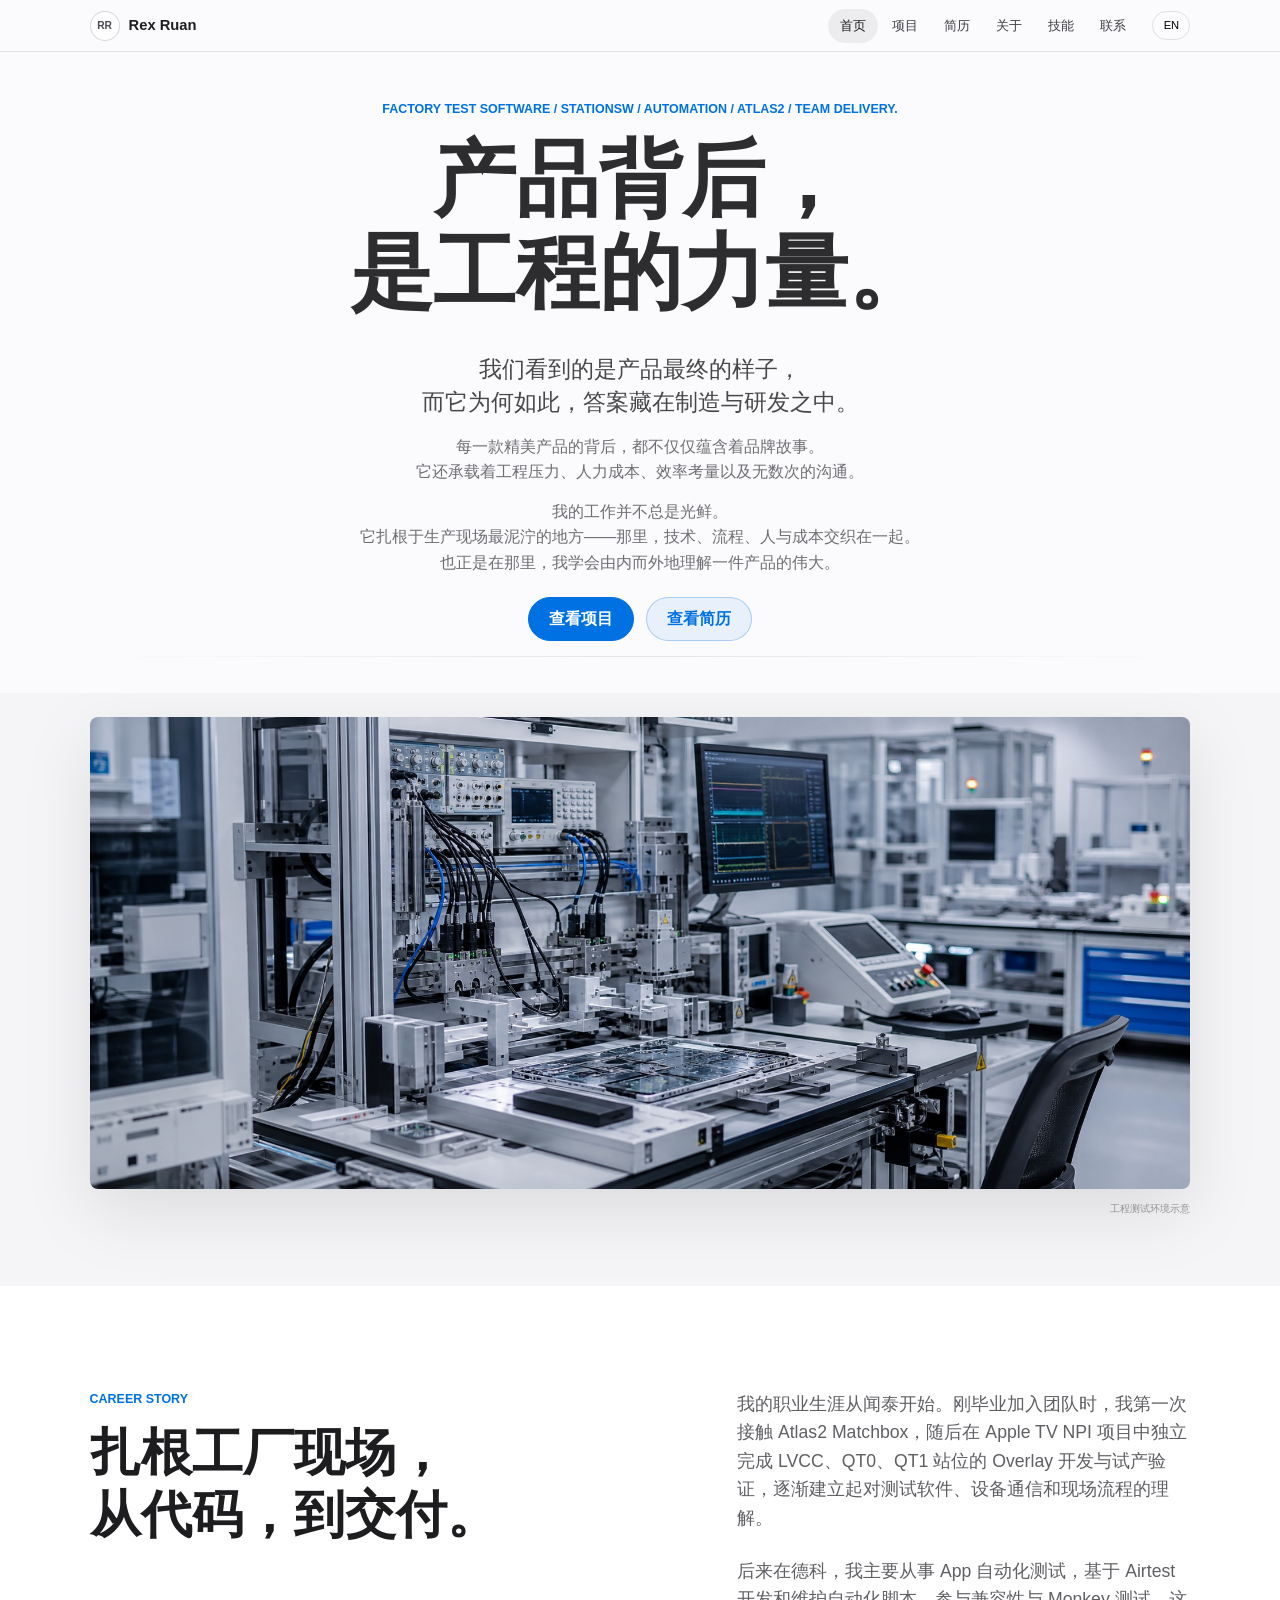
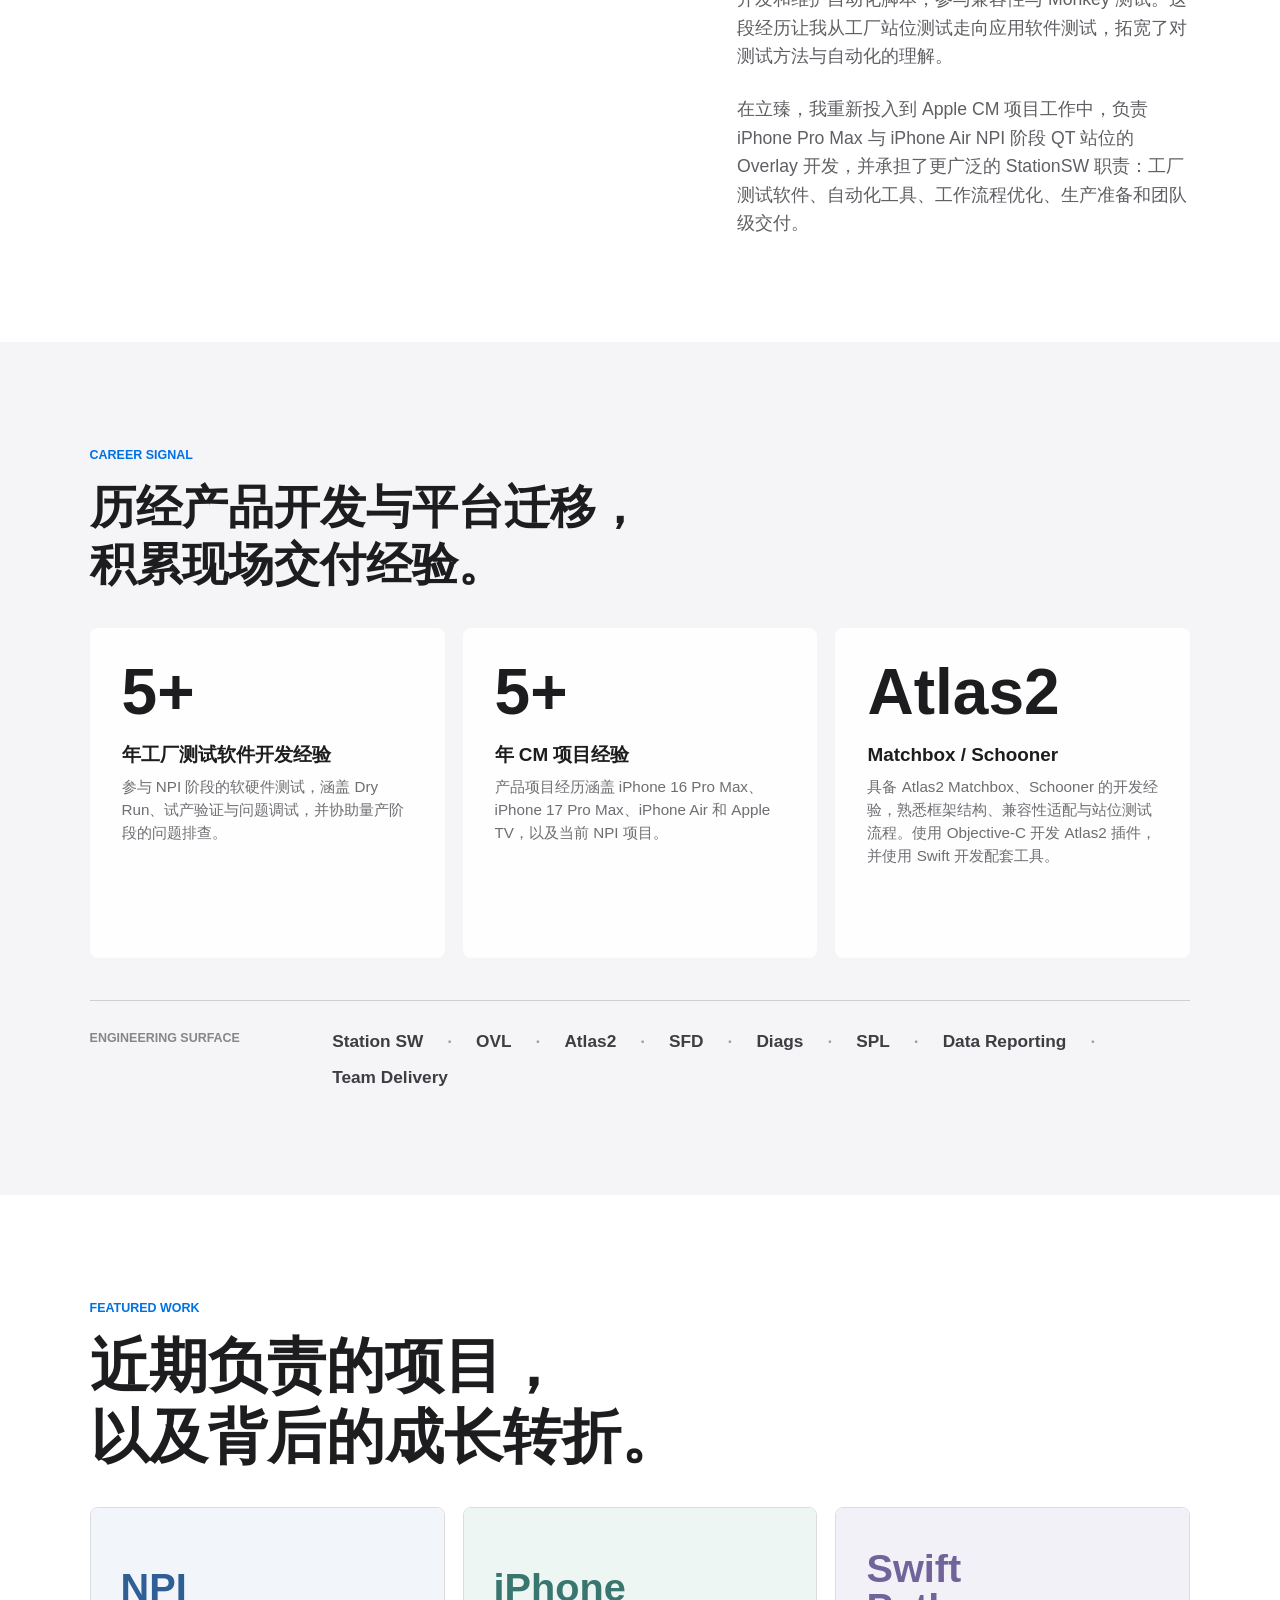
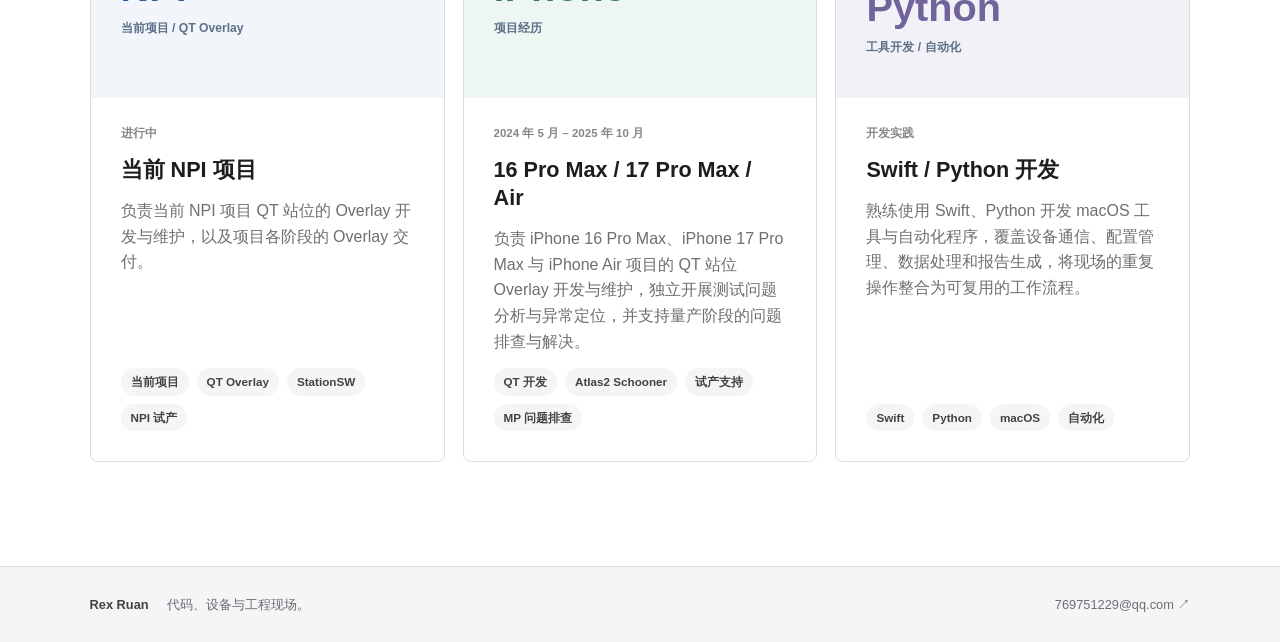
<file: index.html>
<!doctype html>
<html lang="zh-CN"><head><meta charset="utf-8"><meta name="viewport" content="width=device-width,initial-scale=1"><meta name="description" content="Rex Ruan — QT 软件开发、Apple NPI 测试研发与自动化工具。iPhone Pro Max / iPhone Air / Apple TV."><meta name="theme-color" content="#fbfbfd"><title>Rex Ruan | Factory Test Software Engineer</title><link rel="icon" href="assets/favicon.svg" type="image/svg+xml"><link rel="stylesheet" href="home.css"><script src="navigation.js" defer></script><script src="home.js" defer></script><link rel="stylesheet" href="navigation.css"></head>
<body><a class="skip" href="#main" data-zh="跳到正文" data-en="Skip to content">跳到正文</a>
<header class="site-header"><a class="brand home-link" href="index.html"><span class="monogram">RR</span>Rex Ruan</a><div class="nav-tools"><nav id="navigation" aria-label="Main navigation"><a class="active home-link" href="index.html" aria-current="page" data-zh="首页" data-en="Home">首页</a><a href="#work" data-zh="项目" data-en="Work">项目</a><a class="resume-link" href="resume.html" data-zh="简历" data-en="Resume">简历</a><a href="#story" data-zh="关于" data-en="About">关于</a><a href="#surface" data-zh="技能" data-en="Skills">技能</a><a href="#contact" data-zh="联系" data-en="Contact">联系</a></nav><button class="language" type="button" aria-label="Switch to English">EN</button><button class="nav-toggle" type="button" aria-label="打开导航" aria-expanded="false" aria-controls="navigation"><span></span><span></span></button></div></header>
<main id="main"><section class="hero"><div class="hero-copy"><p class="eyebrow">Factory Test Software / StationSW / Automation / Atlas2 / Team Delivery.</p><h1 data-zh="产品背后，<br>是工程的力量。" data-en="Engineering lives<br>behind the product.">产品背后，<br>是工程的力量。</h1><div class="hero-story"><p class="hero-lead" data-zh="我们看到的是产品最终的样子，&lt;br&gt;而它为何如此，答案藏在制造与研发之中。" data-en="Consumer products reveal the result.&lt;br&gt;Manufacturing and R&amp;D hide the reasons.">我们看到的是产品最终的样子，<br>而它为何如此，答案藏在制造与研发之中。</p><p data-zh="每一款精美产品的背后，都不仅仅蕴含着品牌故事。&lt;br&gt;它还承载着工程压力、人力成本、效率考量以及无数次的沟通。" data-en="Behind every polished product is more than brand story.&lt;br&gt;There is engineering pressure, human cost, efficiency, and countless negotiations.">每一款精美产品的背后，都不仅仅蕴含着品牌故事。<br>它还承载着工程压力、人力成本、效率考量以及无数次的沟通。</p><p data-zh="我的工作并不总是光鲜。&lt;br&gt;它扎根于生产现场最泥泞的地方——那里，技术、流程、人与成本交织在一起。&lt;br&gt;也正是在那里，我学会由内而外地理解一件产品的伟大。" data-en="My work is not always glamorous.&lt;br&gt;It lives in the muddiest part of production — where technology, process, people, and cost meet.&lt;br&gt;That is where I learned to see the greatness of a product from the inside out.">我的工作并不总是光鲜。<br>它扎根于生产现场最泥泞的地方——那里，技术、流程、人与成本交织在一起。<br>也正是在那里，我学会由内而外地理解一件产品的伟大。</p></div><div class="hero-actions"><a class="button primary work-link" href="work.html" data-zh="查看项目" data-en="View Work">查看项目</a><a class="button secondary resume-link" href="resume.html" data-zh="查看简历" data-en="View Resume">查看简历</a></div></div></section>
<section class="visual-band" aria-label="Engineering test environment"><img src="assets/engineering-test-station.jpg" alt="电子工程测试工作站示意图" width="2100" height="900" fetchpriority="high" data-alt-zh="电子工程测试工作站示意图" data-alt-en="Illustrative electronics engineering test workstation"><span class="image-caption" data-zh="工程测试环境示意" data-en="Illustrative engineering test environment">工程测试环境示意</span></section>
<section class="section career" id="story"><div><p class="eyebrow">CAREER STORY</p><h2 data-zh="扎根工厂现场，<br>从代码，到交付。" data-en="Rooted in the factory.<br>From code to delivery.">扎根工厂现场，<br>从代码，到交付。</h2></div><div class="career-copy"><p data-zh="我的职业生涯从闻泰开始。刚毕业加入团队时，我第一次接触 Atlas2 Matchbox，随后在 Apple TV NPI 项目中独立完成 LVCC、QT0、QT1 站位的 Overlay 开发与试产验证，逐渐建立起对测试软件、设备通信和现场流程的理解。" data-en="My career began at Wingtech, where I first encountered Atlas2 Matchbox as a new graduate. During Apple TV NPI, I independently developed and validated overlays for LVCC, QT0, and QT1 stations, building an understanding of test software, device communication, and on-site workflows.">我的职业生涯从闻泰开始。刚毕业加入团队时，我第一次接触 Atlas2 Matchbox，随后在 Apple TV NPI 项目中独立完成 LVCC、QT0、QT1 站位的 Overlay 开发与试产验证，逐渐建立起对测试软件、设备通信和现场流程的理解。</p><p data-zh="后来在德科，我主要从事 App 自动化测试，基于 Airtest 开发和维护自动化脚本，参与兼容性与 Monkey 测试。这段经历让我从工厂站位测试走向应用软件测试，拓宽了对测试方法与自动化的理解。" data-en="Later at Deke, I focused on app automation testing, developing and maintaining Airtest scripts and performing compatibility and Monkey testing. Moving from factory station testing to application testing broadened my understanding of testing methods and automation.">后来在德科，我主要从事 App 自动化测试，基于 Airtest 开发和维护自动化脚本，参与兼容性与 Monkey 测试。这段经历让我从工厂站位测试走向应用软件测试，拓宽了对测试方法与自动化的理解。</p><p data-zh="在立臻，我重新投入到 Apple CM 项目工作中，负责 iPhone Pro Max 与 iPhone Air NPI 阶段 QT 站位的 Overlay 开发，并承担了更广泛的 StationSW 职责：工厂测试软件、自动化工具、工作流程优化、生产准备和团队级交付。" data-en="At Luxsan, I returned to Apple CM project work, taking responsibility for QT station overlay development for iPhone Pro Max and iPhone Air NPI programs, alongside broader StationSW responsibilities: factory test software, automation tools, workflow optimization, production readiness, and team-level delivery.">在立臻，我重新投入到 Apple CM 项目工作中，负责 iPhone Pro Max 与 iPhone Air NPI 阶段 QT 站位的 Overlay 开发，并承担了更广泛的 StationSW 职责：工厂测试软件、自动化工具、工作流程优化、生产准备和团队级交付。</p></div></section>
<section class="section soft"><div class="section-heading"><p class="eyebrow">CAREER SIGNAL</p><h2 class="career-signal-title" data-zh="历经产品开发与平台迁移，&lt;br&gt;积累现场交付经验。" data-en="Built through product coverage, platform migration, and factory delivery.">历经产品开发与平台迁移，<br>积累现场交付经验。</h2></div><div class="metric-grid"><article class="metric"><strong>5+</strong><h3 data-zh="年工厂测试软件开发经验" data-en="Years in factory test software">年工厂测试软件开发经验</h3><p data-zh="参与 NPI 阶段的软硬件测试，涵盖 Dry Run、试产验证与问题调试，并协助量产阶段的问题排查。" data-en="NPI, dry run, build validation, issue debug, and mass-production support across hardware/software test workflows.">参与 NPI 阶段的软硬件测试，涵盖 Dry Run、试产验证与问题调试，并协助量产阶段的问题排查。</p></article><article class="metric"><strong>5+</strong><h3 data-zh="年 CM 项目经验" data-en="Years of CM project experience">年 CM 项目经验</h3><p data-zh="产品项目经历涵盖 iPhone 16 Pro Max、iPhone 17 Pro Max、iPhone Air 和 Apple TV，以及当前 NPI 项目。" data-en="Product project experience includes iPhone 16 Pro Max, iPhone 17 Pro Max, iPhone Air, Apple TV, and the current NPI program.">产品项目经历涵盖 iPhone 16 Pro Max、iPhone 17 Pro Max、iPhone Air 和 Apple TV，以及当前 NPI 项目。</p></article><article class="metric"><strong>Atlas2</strong><h3 data-zh="Matchbox / Schooner" data-en="Matchbox / Schooner">Matchbox / Schooner</h3><p data-zh="具备 Atlas2 Matchbox、Schooner 的开发经验，熟悉框架结构、兼容性适配与站位测试流程。使用 Objective-C 开发 Atlas2 插件，并使用 Swift 开发配套工具。" data-en="Hands-on development experience with Atlas2 Matchbox and Schooner, including framework structure, compatibility adaptation, and station test workflows. Develops Atlas2 plugins in Objective-C and supporting tools in Swift.">具备 Atlas2 Matchbox、Schooner 的开发经验，熟悉框架结构、兼容性适配与站位测试流程。使用 Objective-C 开发 Atlas2 插件，并使用 Swift 开发配套工具。</p></article></div><div class="capability-band" id="surface"><span class="capability-label">ENGINEERING SURFACE</span><div class="capability-list"><span>Station SW</span><span>OVL</span><span>Atlas2</span><span>SFD</span><span>Diags</span><span>SPL</span><span>Data Reporting</span><span>Team Delivery</span></div></div></section>
<section class="section" id="work"><div class="section-heading"><p class="eyebrow">FEATURED WORK</p><h2 data-zh="近期负责的项目，&lt;br&gt;以及背后的成长转折。" data-en="Latest project ownership and the turning points behind it.">近期负责的项目，<br>以及背后的成长转折。</h2></div><div class="work-grid"><article class="work-card"><div class="work-symbol "><strong>NPI</strong><span data-zh="当前项目 / QT Overlay" data-en="Current program / QT overlays">当前项目 / QT Overlay</span></div><div class="feature-period" data-zh="进行中" data-en="ONGOING">进行中</div><h3 data-zh="当前 NPI 项目" data-en="Current NPI Program">当前 NPI 项目</h3><p data-zh="负责当前 NPI 项目 QT 站位的 Overlay 开发与维护，以及项目各阶段的 Overlay 交付。" data-en="Responsible for QT station overlay development and maintenance for the current NPI program, as well as overlay delivery across project phases.">负责当前 NPI 项目 QT 站位的 Overlay 开发与维护，以及项目各阶段的 Overlay 交付。</p><div class="tags"><span data-zh="当前项目" data-en="Current Project">当前项目</span><span data-zh="QT Overlay" data-en="QT Overlay">QT Overlay</span><span data-zh="StationSW" data-en="StationSW">StationSW</span><span data-zh="NPI 试产" data-en="NPI Builds">NPI 试产</span></div></article><article class="work-card"><div class="work-symbol green"><strong>iPhone</strong><span data-zh="项目经历" data-en="Product Experience">项目经历</span></div><div class="feature-period" data-zh="2024 年 5 月 – 2025 年 10 月" data-en="MAY 2024 – OCT 2025">2024 年 5 月 – 2025 年 10 月</div><h3 data-zh="16 Pro Max / 17 Pro Max / Air" data-en="16 Pro Max / 17 Pro Max / Air">16 Pro Max / 17 Pro Max / Air</h3><p data-zh="负责 iPhone 16 Pro Max、iPhone 17 Pro Max 与 iPhone Air 项目的 QT 站位 Overlay 开发与维护，独立开展测试问题分析与异常定位，并支持量产阶段的问题排查与解决。" data-en="Responsible for QT station overlay development and maintenance for iPhone 16 Pro Max, iPhone 17 Pro Max, and iPhone Air programs. Independently analyzes test issues and isolates faults, while supporting issue investigation and resolution during mass production.">负责 iPhone 16 Pro Max、iPhone 17 Pro Max 与 iPhone Air 项目的 QT 站位 Overlay 开发与维护，独立开展测试问题分析与异常定位，并支持量产阶段的问题排查与解决。</p><div class="tags"><span data-zh="QT 开发" data-en="QT Development">QT 开发</span><span data-zh="Atlas2 Schooner" data-en="Atlas2 Schooner">Atlas2 Schooner</span><span data-zh="试产支持" data-en="Build Support">试产支持</span><span data-zh="MP 问题排查" data-en="MP Troubleshooting">MP 问题排查</span></div></article><article class="work-card"><div class="work-symbol purple"><strong>Swift<br>Python</strong><span data-zh="工具开发 / 自动化" data-en="Tool development / Automation">工具开发 / 自动化</span></div><div class="feature-period" data-zh="开发实践" data-en="DEVELOPMENT PRACTICE">开发实践</div><h3 data-zh="Swift / Python 开发" data-en="Swift / Python Development">Swift / Python 开发</h3><p data-zh="熟练使用 Swift、Python 开发 macOS 工具与自动化程序，覆盖设备通信、配置管理、数据处理和报告生成，将现场的重复操作整合为可复用的工作流程。" data-en="Proficient in Swift and Python development for macOS tools and automation, covering device communication, configuration management, data processing, and reporting. Turns repetitive on-site tasks into reusable workflows.">熟练使用 Swift、Python 开发 macOS 工具与自动化程序，覆盖设备通信、配置管理、数据处理和报告生成，将现场的重复操作整合为可复用的工作流程。</p><div class="tags"><span data-zh="Swift" data-en="Swift">Swift</span><span data-zh="Python" data-en="Python">Python</span><span data-zh="macOS" data-en="macOS">macOS</span><span data-zh="自动化" data-en="Automation">自动化</span></div></article></div></section>
</main><footer id="contact"><div><strong>Rex Ruan</strong><span data-zh="代码、设备与工程现场。" data-en="Code. Devices. Engineering.">代码、设备与工程现场。</span></div><a href="mailto:769751229@qq.com">769751229@qq.com ↗</a></footer></body></html>
</file>
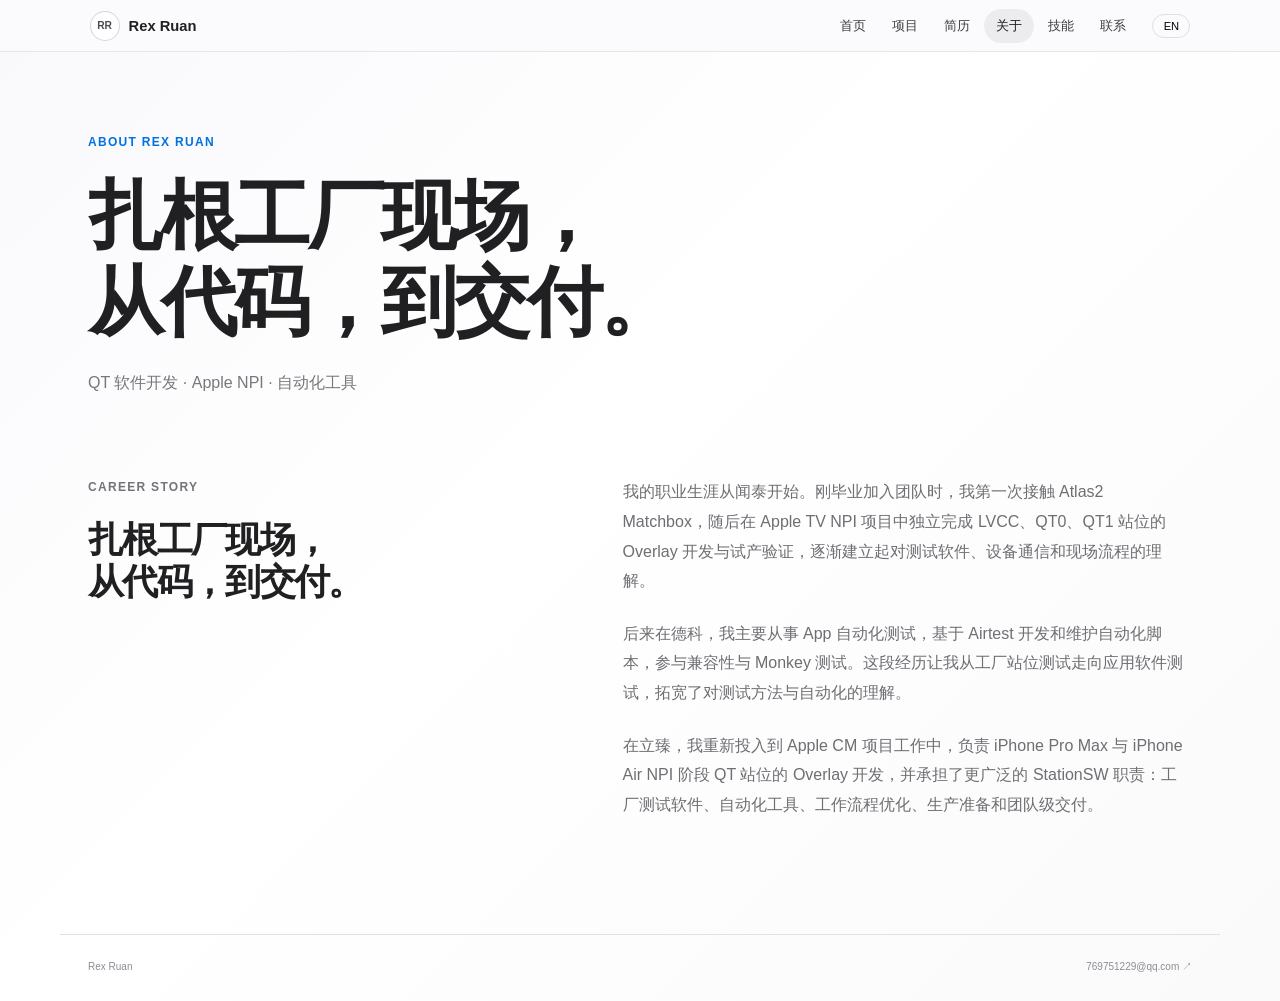
<file: about.html>
<!doctype html><html lang="zh-CN"><head><meta charset="utf-8"><meta name="viewport" content="width=device-width,initial-scale=1"><meta name="description" content="Rex Ruan — About"><title>About | Rex Ruan</title><link rel="icon" href="assets/favicon.svg" type="image/svg+xml"><link rel="stylesheet" href="style.css"><link rel="stylesheet" href="pages.css"><link rel="stylesheet" href="navigation.css"><script src="navigation.js" defer></script><script src="home.js" defer></script></head><body data-title-zh="关于" data-title-en="About"><a class="skip-link" href="#main" data-zh="跳到正文" data-en="Skip to content">跳到正文</a><header class="site-header"></header><main class="page subpage" id="main"><div class="subpage-intro"><p class="eyebrow">ABOUT REX RUAN</p><h1 data-zh="扎根工厂现场，&lt;br&gt;从代码，到交付。" data-en="Rooted in the factory.&lt;br&gt;From code to delivery.">扎根工厂现场，<br>从代码，到交付。</h1><p class="subpage-description" data-zh="QT 软件开发 · Apple NPI · 自动化工具" data-en="QT software development · Apple NPI · Automation tools">QT 软件开发 · Apple NPI · 自动化工具</p></div><section class="section career" id="story"><div><p class="eyebrow">CAREER STORY</p><h2 data-zh="扎根工厂现场，<br>从代码，到交付。" data-en="Rooted in the factory.<br>From code to delivery.">扎根工厂现场，<br>从代码，到交付。</h2></div><div class="career-copy"><p data-zh="我的职业生涯从闻泰开始。刚毕业加入团队时，我第一次接触 Atlas2 Matchbox，随后在 Apple TV NPI 项目中独立完成 LVCC、QT0、QT1 站位的 Overlay 开发与试产验证，逐渐建立起对测试软件、设备通信和现场流程的理解。" data-en="My career began at Wingtech, where I first encountered Atlas2 Matchbox as a new graduate. During Apple TV NPI, I independently developed and validated overlays for LVCC, QT0, and QT1 stations, building an understanding of test software, device communication, and on-site workflows.">我的职业生涯从闻泰开始。刚毕业加入团队时，我第一次接触 Atlas2 Matchbox，随后在 Apple TV NPI 项目中独立完成 LVCC、QT0、QT1 站位的 Overlay 开发与试产验证，逐渐建立起对测试软件、设备通信和现场流程的理解。</p><p data-zh="后来在德科，我主要从事 App 自动化测试，基于 Airtest 开发和维护自动化脚本，参与兼容性与 Monkey 测试。这段经历让我从工厂站位测试走向应用软件测试，拓宽了对测试方法与自动化的理解。" data-en="Later at Deke, I focused on app automation testing, developing and maintaining Airtest scripts and performing compatibility and Monkey testing. Moving from factory station testing to application testing broadened my understanding of testing methods and automation.">后来在德科，我主要从事 App 自动化测试，基于 Airtest 开发和维护自动化脚本，参与兼容性与 Monkey 测试。这段经历让我从工厂站位测试走向应用软件测试，拓宽了对测试方法与自动化的理解。</p><p data-zh="在立臻，我重新投入到 Apple CM 项目工作中，负责 iPhone Pro Max 与 iPhone Air NPI 阶段 QT 站位的 Overlay 开发，并承担了更广泛的 StationSW 职责：工厂测试软件、自动化工具、工作流程优化、生产准备和团队级交付。" data-en="At Luxsan, I returned to Apple CM project work, taking responsibility for QT station overlay development for iPhone Pro Max and iPhone Air NPI programs, alongside broader StationSW responsibilities: factory test software, automation tools, workflow optimization, production readiness, and team-level delivery.">在立臻，我重新投入到 Apple CM 项目工作中，负责 iPhone Pro Max 与 iPhone Air NPI 阶段 QT 站位的 Overlay 开发，并承担了更广泛的 StationSW 职责：工厂测试软件、自动化工具、工作流程优化、生产准备和团队级交付。</p></div></section></main><footer class="page subpage-footer"><span>Rex Ruan</span><a href="mailto:769751229@qq.com">769751229@qq.com ↗</a></footer></body></html>
</file>
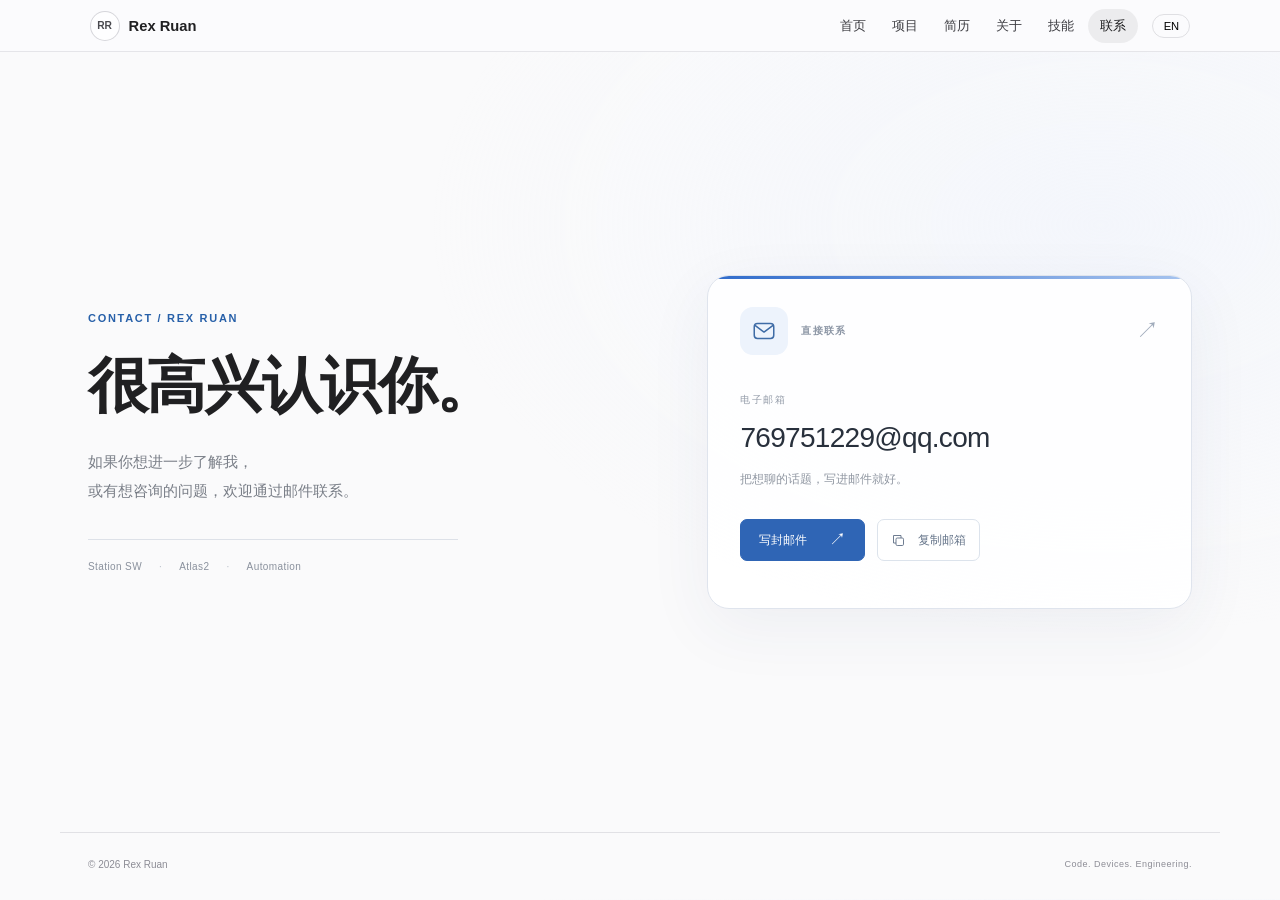
<file: contact.html>
<!doctype html>
<html lang="zh-CN"><head><meta charset="utf-8"><meta name="viewport" content="width=device-width,initial-scale=1"><meta name="description" content="Contact Rex Ruan by email."><meta name="theme-color" content="#fafafb"><title>Contact | Rex Ruan</title><link rel="icon" href="assets/favicon.svg" type="image/svg+xml"><link rel="stylesheet" href="style.css"><link rel="stylesheet" href="contact.css"><link rel="stylesheet" href="navigation.css"><script src="navigation.js" defer></script><script src="home.js" defer></script><script src="contact.js" defer></script></head>
<body class="contact-page" data-title-zh="联系" data-title-en="Contact"><a class="skip-link" href="#main" data-zh="跳到正文" data-en="Skip to content">跳到正文</a><header class="site-header"></header>
<main class="page contact-main" id="main"><div class="contact-layout"><section class="contact-intro"><p class="contact-eyebrow">CONTACT / REX RUAN</p><h1 data-zh="很高兴认识你。" data-en="Nice to meet you.">很高兴认识你。</h1><p class="contact-description" data-zh="如果你想进一步了解我，&lt;br&gt;或有想咨询的问题，欢迎通过邮件联系。" data-en="If you’d like to get to know me better&lt;br&gt;or have a question, feel free to get in touch by email.">如果你想进一步了解我，<br>或有想咨询的问题，欢迎通过邮件联系。</p><div class="contact-topics"><span>Station SW</span><span>Atlas2</span><span>Automation</span></div></section>
<section class="mail-card" aria-labelledby="mail-title"><div class="mail-card-top"><span class="mail-icon" aria-hidden="true"><svg width="26" height="26" viewBox="0 0 24 24" fill="none" stroke="currentColor" stroke-width="1.4" stroke-linecap="round" stroke-linejoin="round"><rect x="3" y="5" width="18" height="14" rx="3"/><path d="m4 7 8 6 8-6"/></svg></span><span class="mail-card-label" data-zh="直接联系" data-en="A DIRECT CONNECTION">直接联系</span><span class="mail-arrow" aria-hidden="true">↗</span></div><h2 id="mail-title" data-zh="电子邮箱" data-en="EMAIL ADDRESS">电子邮箱</h2><a class="mail-address" href="mailto:769751229@qq.com">769751229@qq.com</a><p class="mail-note" data-zh="把想聊的话题，写进邮件就好。" data-en="A simple email is a good place to start.">把想聊的话题，写进邮件就好。</p><div class="mail-actions"><a class="write-email" href="mailto:769751229@qq.com"><span data-zh="写封邮件" data-en="Write an email">写封邮件</span><span aria-hidden="true">↗</span></a><button class="copy-email" type="button"><svg width="15" height="15" viewBox="0 0 24 24" fill="none" stroke="currentColor" stroke-width="1.5" aria-hidden="true"><rect x="8" y="8" width="12" height="12" rx="2"/><path d="M16 8V4H4v12h4"/></svg><span data-zh="复制邮箱" data-en="Copy address">复制邮箱</span></button></div><p class="copy-status" role="status" aria-live="polite" data-zh="" data-en=""></p></section></div></main>
<footer class="page contact-footer"><span>© 2026 Rex Ruan</span><span>Code. Devices. Engineering.</span></footer></body></html>
</file>
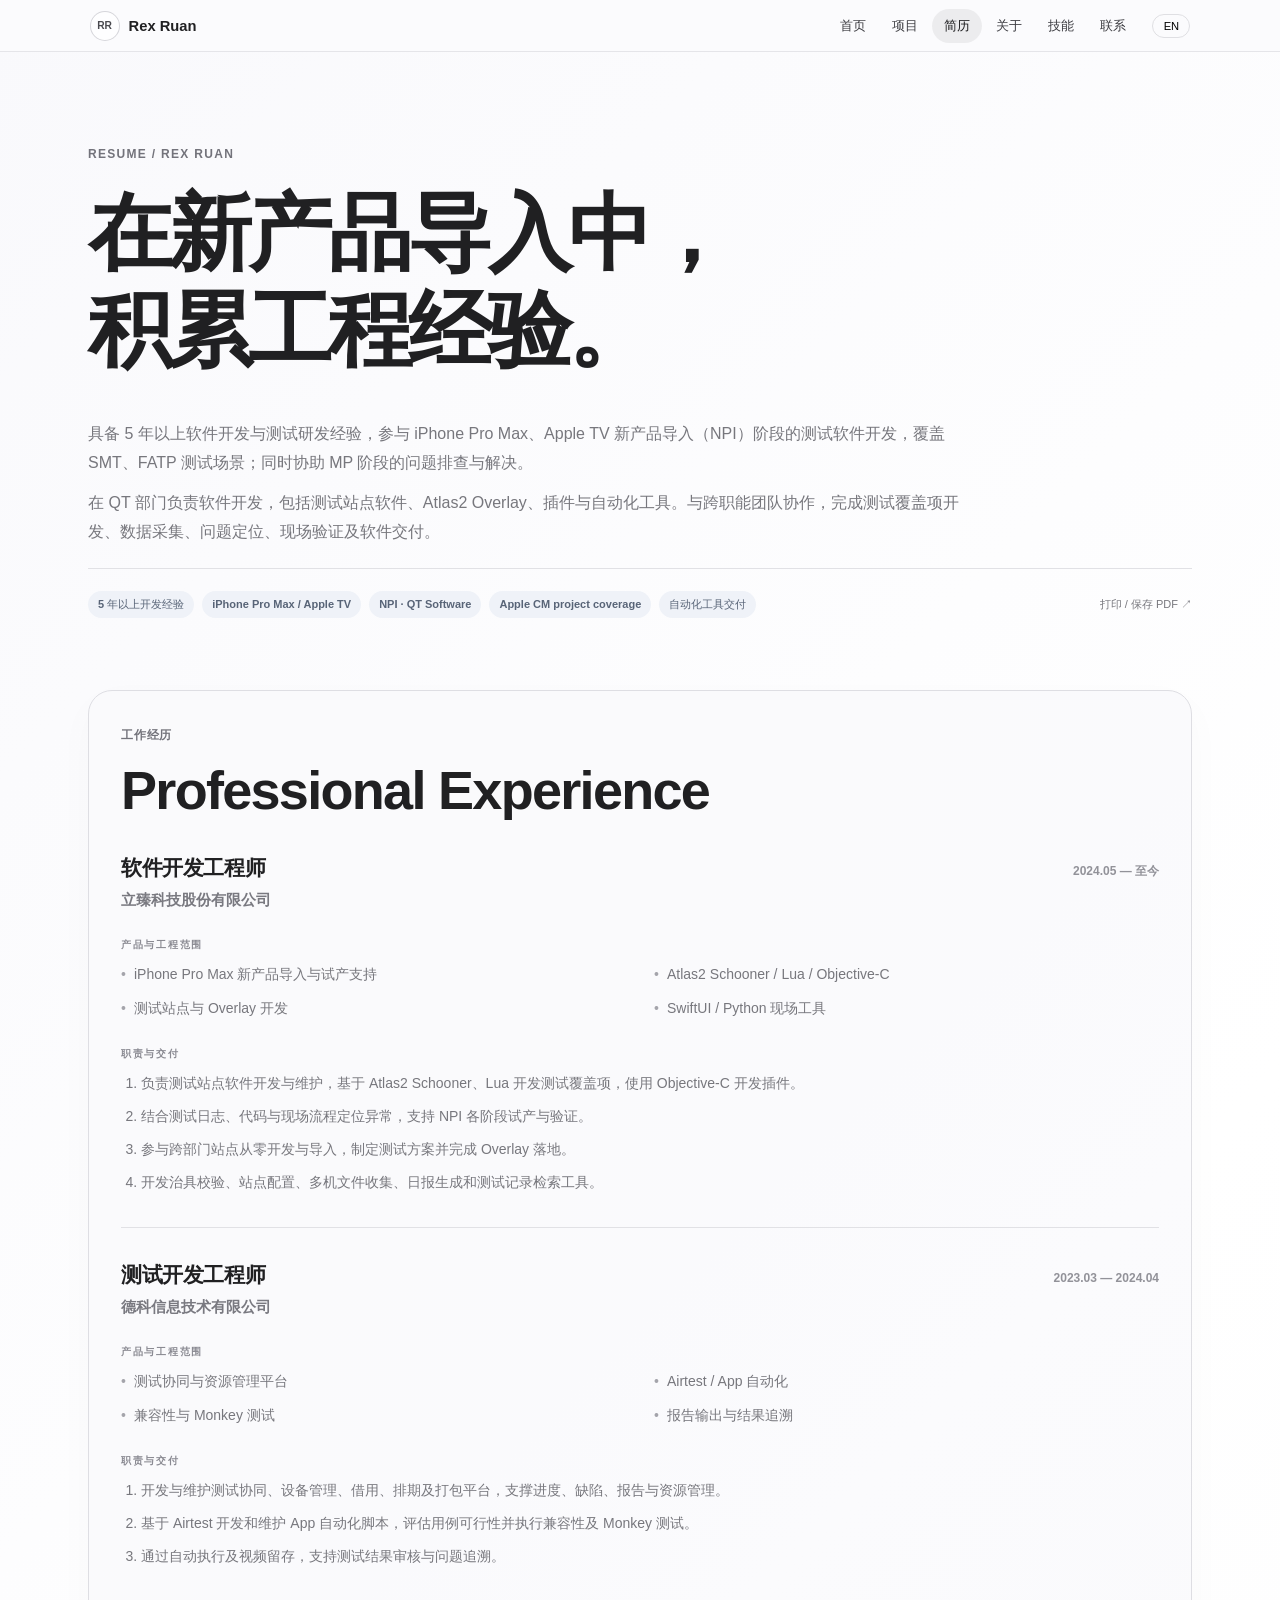
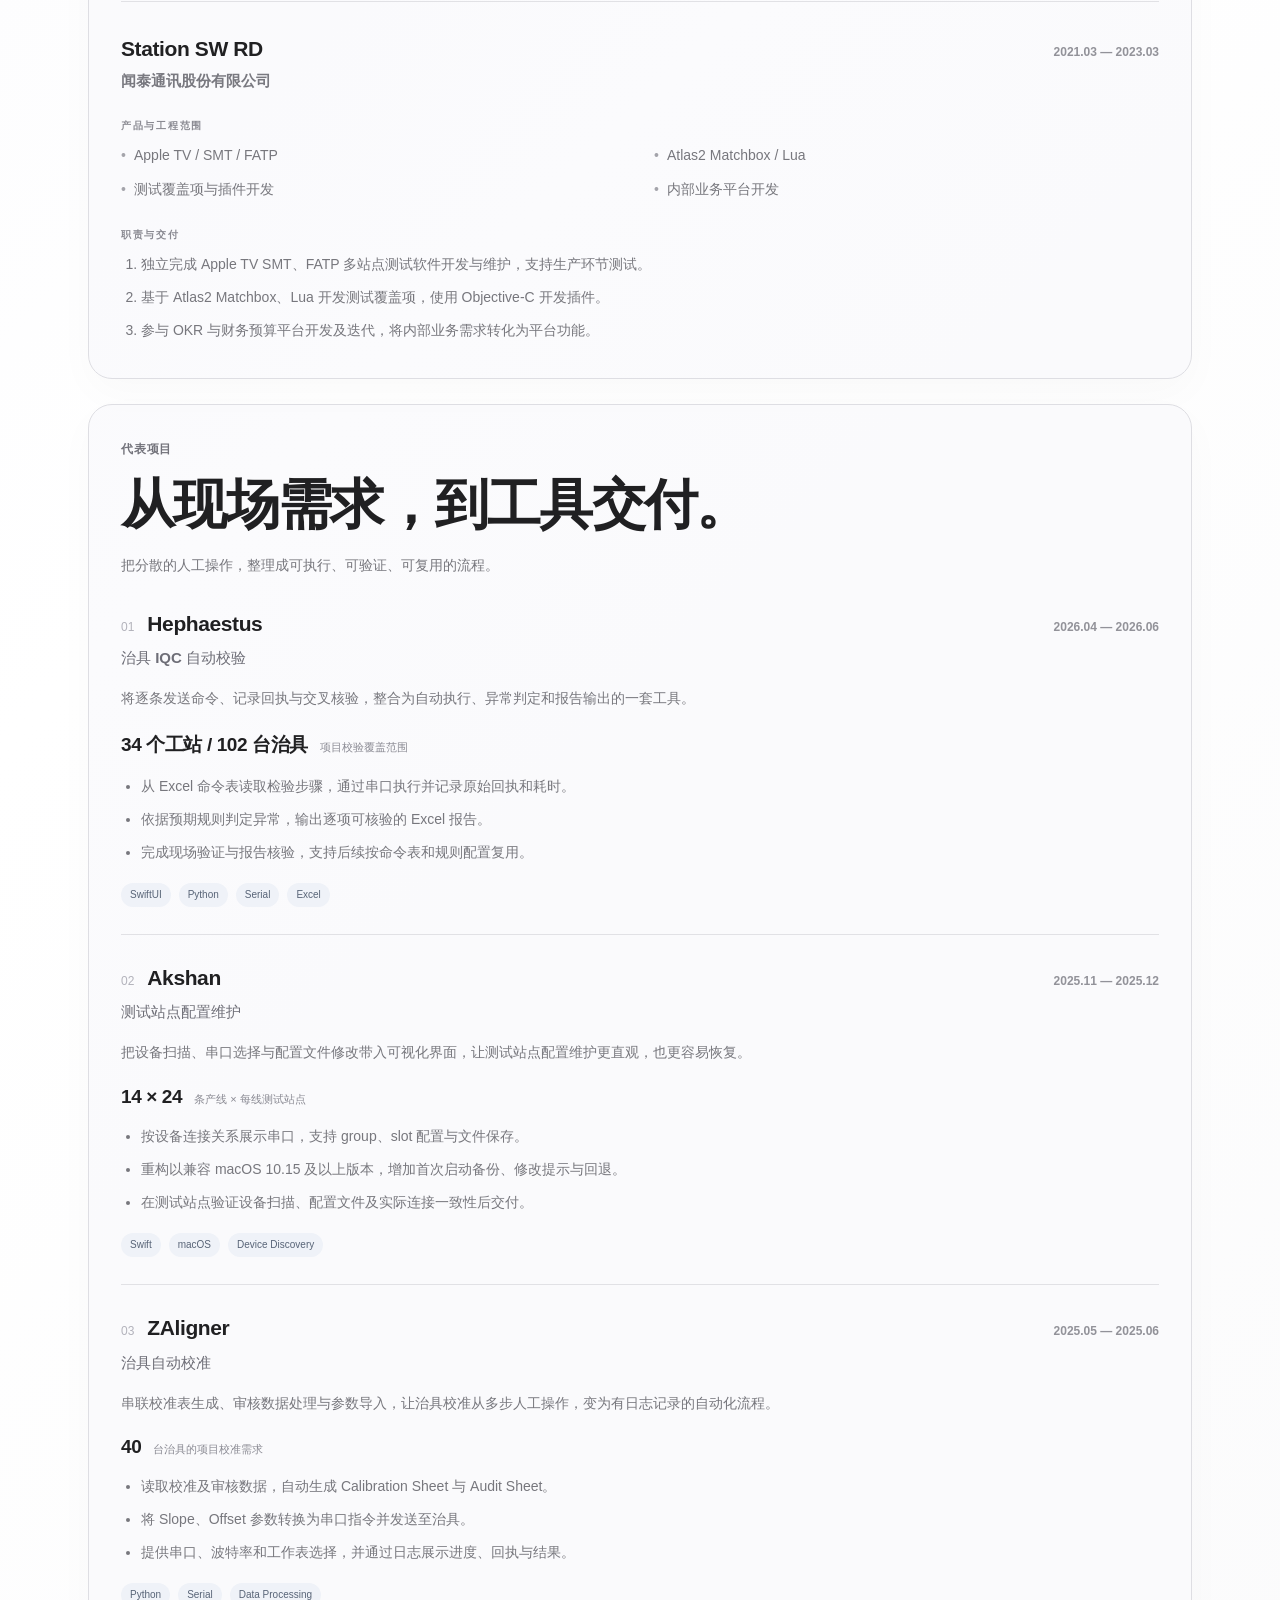
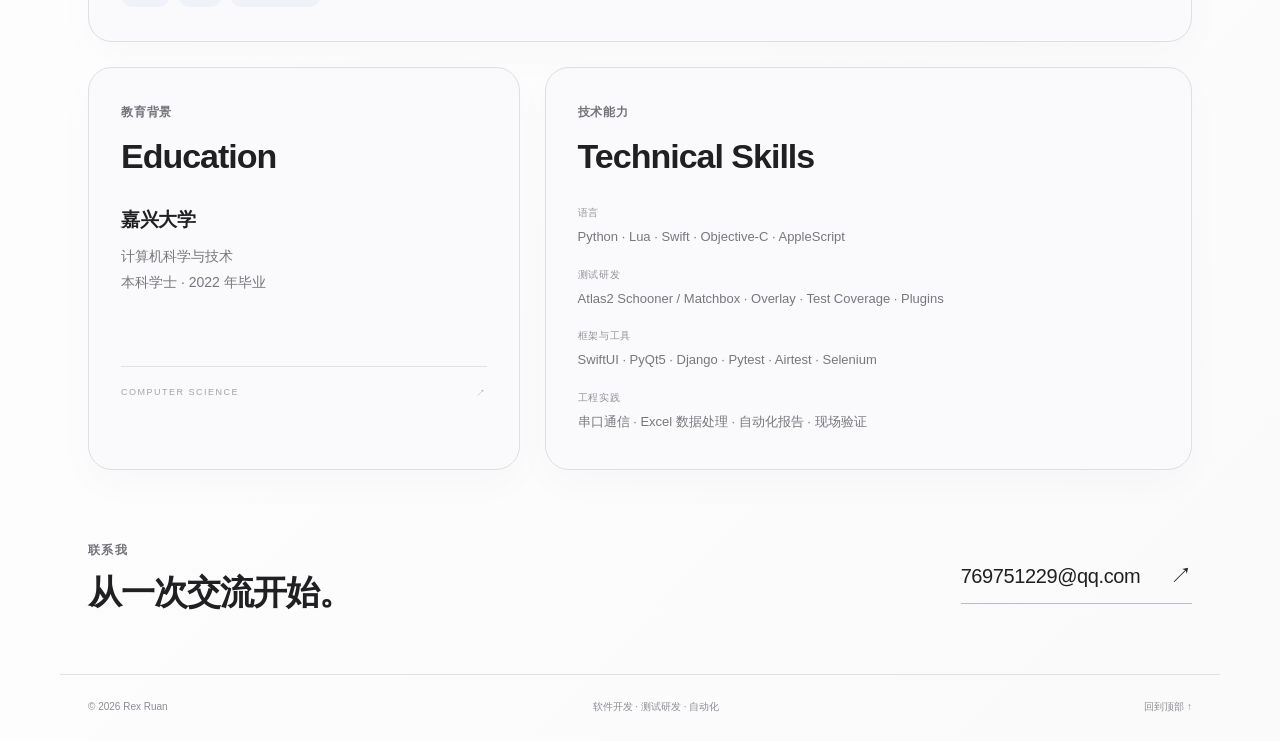
<file: resume.html>
<!doctype html>
<html lang="zh-CN">
<head>
<meta charset="utf-8"><meta name="viewport" content="width=device-width,initial-scale=1">
<meta name="description" content="Rex Ruan — QT 部门软件开发工程师。iPhone Pro Max / Apple TV · NPI · Test software and automation.">
<meta name="theme-color" content="#fafafb"><title>Resume | Rex Ruan</title>
<link rel="icon" type="image/svg+xml" href="assets/favicon.svg"><link rel="stylesheet" href="style.css"><script src="navigation.js" defer></script><script src="app.js" defer></script>
<link rel="stylesheet" href="navigation.css"></head>
<body>
<a class="skip-link" href="#main" data-zh="跳到正文" data-en="Skip to content">跳到正文</a>
<header class="site-header"><div class="nav-inner"><a class="brand" href="index.html"><span class="brand-mark">RR</span>Rex Ruan</a><nav aria-label="Main navigation"><a href="index.html" class="home-nav" data-zh="首页" data-en="Home">首页</a><a href="resume.html" class="resume-nav" data-zh="简历" data-en="Resume">简历</a><a href="#projects" data-zh="项目" data-en="Projects">项目</a><a href="#contact" data-zh="联系" data-en="Contact">联系</a></nav><button class="language" aria-label="Switch to English" type="button">EN</button></div></header>
<main id="main" class="page">
<section class="hero" aria-labelledby="hero-title"><p class="eyebrow">RESUME / REX RUAN</p><h1 id="hero-title" data-zh="在新产品导入中，<br>积累工程经验。" data-en="Experience built through new product introduction.">在新产品导入中，<br>积累工程经验。</h1><div class="hero-summary"><p data-zh="具备 5 年以上软件开发与测试研发经验，参与 iPhone Pro Max、Apple TV 新产品导入（NPI）阶段的测试软件开发，覆盖 SMT、FATP 测试场景；同时协助 MP 阶段的问题排查与解决。" data-en="5+ years of experience in software development and test engineering, including NPI test software development for iPhone Pro Max and Apple TV across SMT and FATP, with additional support for MP issue investigation and resolution.">具备 5 年以上软件开发与测试研发经验，参与 iPhone Pro Max、Apple TV 新产品导入（NPI）阶段的测试软件开发，覆盖 SMT、FATP 测试场景；同时协助 MP 阶段的问题排查与解决。</p><p data-zh="在 QT 部门负责软件开发，包括测试站点软件、Atlas2 Overlay、插件与自动化工具。与跨职能团队协作，完成测试覆盖项开发、数据采集、问题定位、现场验证及软件交付。" data-en="Work as a software developer in the QT department, developing test station software, Atlas2 overlays and plugins, and automation tools. Collaborate with cross-functional teams on test coverage, data collection, debugging, on-site validation, and software delivery.">在 QT 部门负责软件开发，包括测试站点软件、Atlas2 Overlay、插件与自动化工具。与跨职能团队协作，完成测试覆盖项开发、数据采集、问题定位、现场验证及软件交付。</p></div><div class="hero-bottom"><div class="tags"><span data-zh="5 年以上开发经验" data-en="5+ years in development">5 年以上开发经验</span><span>iPhone Pro Max / Apple TV</span><span>NPI · QT Software</span><span>Apple CM project coverage</span><span data-zh="自动化工具交付" data-en="Automation tools">自动化工具交付</span></div><button class="print-button" type="button" data-zh="打印 / 保存 PDF ↗" data-en="Print / Save PDF ↗">打印 / 保存 PDF ↗</button></div></section>
<section class="panel" id="experience" aria-labelledby="experience-title"><div class="section-intro"><p class="eyebrow" data-zh="工作经历" data-en="WORKING EXPERIENCE">工作经历</p><h2 id="experience-title" data-zh="Professional Experience" data-en="Professional Experience">Professional Experience</h2></div><div id="experience-list"></div></section>
<section class="panel" id="projects" aria-labelledby="projects-title"><div class="section-intro"><p class="eyebrow" data-zh="代表项目" data-en="SELECTED WORK">代表项目</p><h2 id="projects-title" data-zh="从现场需求，到工具交付。" data-en="Tools built for the floor.">从现场需求，到工具交付。</h2><p class="section-description" data-zh="把分散的人工操作，整理成可执行、可验证、可复用的流程。" data-en="Turning fragmented manual tasks into repeatable, verifiable workflows.">把分散的人工操作，整理成可执行、可验证、可复用的流程。</p></div><div id="project-list"></div></section>
<div class="bottom-grid"><section class="panel" id="education"><div class="section-intro"><p class="eyebrow" data-zh="教育背景" data-en="BACKGROUND">教育背景</p><h2 data-zh="Education" data-en="Education">Education</h2></div><h3 data-zh="嘉兴大学" data-en="Jiaxing University">嘉兴大学</h3><p class="body-copy" data-zh="计算机科学与技术<br>本科学士 · 2022 年毕业" data-en="Computer Science and Technology<br>Bachelor’s degree · Graduated 2022">计算机科学与技术<br>本科学士 · 2022 年毕业</p><div class="education-foot"><span>COMPUTER SCIENCE</span><span>↗</span></div></section><section class="panel" id="skills"><div class="section-intro"><p class="eyebrow" data-zh="技术能力" data-en="TOOLKIT">技术能力</p><h2>Technical Skills</h2></div><dl class="skills"><div><dt data-zh="语言" data-en="Languages">语言</dt><dd>Python · Lua · Swift · Objective-C · AppleScript</dd></div><div><dt data-zh="测试研发" data-en="Test development">测试研发</dt><dd>Atlas2 Schooner / Matchbox · Overlay · Test Coverage · Plugins</dd></div><div><dt data-zh="框架与工具" data-en="Frameworks & tools">框架与工具</dt><dd>SwiftUI · PyQt5 · Django · Pytest · Airtest · Selenium</dd></div><div><dt data-zh="工程实践" data-en="Engineering practice">工程实践</dt><dd data-zh="串口通信 · Excel 数据处理 · 自动化报告 · 现场验证" data-en="Serial communication · Excel processing · Automated reports · On-site validation">串口通信 · Excel 数据处理 · 自动化报告 · 现场验证</dd></div></dl></section></div>
<section class="contact" id="contact"><div><p class="eyebrow" data-zh="联系我" data-en="GET IN TOUCH">联系我</p><h2 data-zh="从一次交流开始。" data-en="Let’s start a conversation.">从一次交流开始。</h2></div><a class="email" href="mailto:769751229@qq.com">769751229@qq.com <span aria-hidden="true">↗</span></a></section>
</main><footer class="page"><span>© <span id="year">2026</span> Rex Ruan</span><span data-zh="软件开发 · 测试研发 · 自动化" data-en="Software. Test engineering. Automation.">软件开发 · 测试研发 · 自动化</span><a href="#main" data-zh="回到顶部 ↑" data-en="Back to top ↑">回到顶部 ↑</a></footer>
</body></html>
</file>
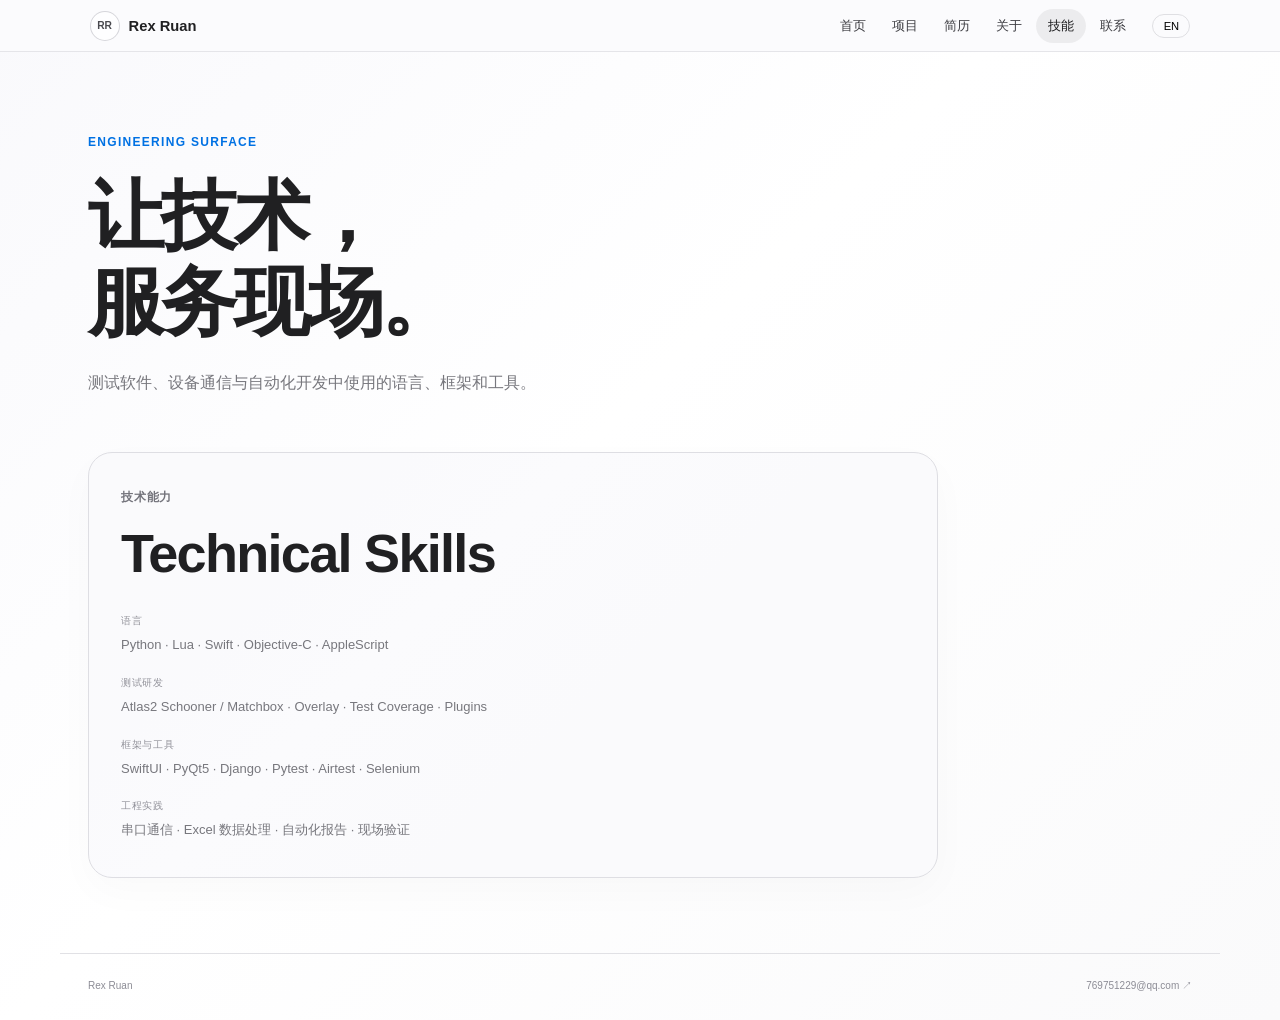
<file: skills.html>
<!doctype html><html lang="zh-CN"><head><meta charset="utf-8"><meta name="viewport" content="width=device-width,initial-scale=1"><meta name="description" content="Rex Ruan — Skills"><title>Skills | Rex Ruan</title><link rel="icon" href="assets/favicon.svg" type="image/svg+xml"><link rel="stylesheet" href="style.css"><link rel="stylesheet" href="pages.css"><link rel="stylesheet" href="navigation.css"><script src="navigation.js" defer></script><script src="home.js" defer></script></head><body data-title-zh="技能" data-title-en="Skills"><a class="skip-link" href="#main" data-zh="跳到正文" data-en="Skip to content">跳到正文</a><header class="site-header"></header><main class="page subpage" id="main"><div class="subpage-intro"><p class="eyebrow">ENGINEERING SURFACE</p><h1 data-zh="让技术，&lt;br&gt;服务现场。" data-en="Tools for real&lt;br&gt;engineering work.">让技术，<br>服务现场。</h1><p class="subpage-description" data-zh="测试软件、设备通信与自动化开发中使用的语言、框架和工具。" data-en="Languages, frameworks, and tools for test software, device communication, and automation.">测试软件、设备通信与自动化开发中使用的语言、框架和工具。</p></div><section class="panel" id="skills"><div class="section-intro"><p class="eyebrow" data-zh="技术能力" data-en="TOOLKIT">技术能力</p><h2>Technical Skills</h2></div><dl class="skills"><div><dt data-zh="语言" data-en="Languages">语言</dt><dd>Python · Lua · Swift · Objective-C · AppleScript</dd></div><div><dt data-zh="测试研发" data-en="Test development">测试研发</dt><dd>Atlas2 Schooner / Matchbox · Overlay · Test Coverage · Plugins</dd></div><div><dt data-zh="框架与工具" data-en="Frameworks & tools">框架与工具</dt><dd>SwiftUI · PyQt5 · Django · Pytest · Airtest · Selenium</dd></div><div><dt data-zh="工程实践" data-en="Engineering practice">工程实践</dt><dd data-zh="串口通信 · Excel 数据处理 · 自动化报告 · 现场验证" data-en="Serial communication · Excel processing · Automated reports · On-site validation">串口通信 · Excel 数据处理 · 自动化报告 · 现场验证</dd></div></dl></section></main><footer class="page subpage-footer"><span>Rex Ruan</span><a href="mailto:769751229@qq.com">769751229@qq.com ↗</a></footer></body></html>
</file>
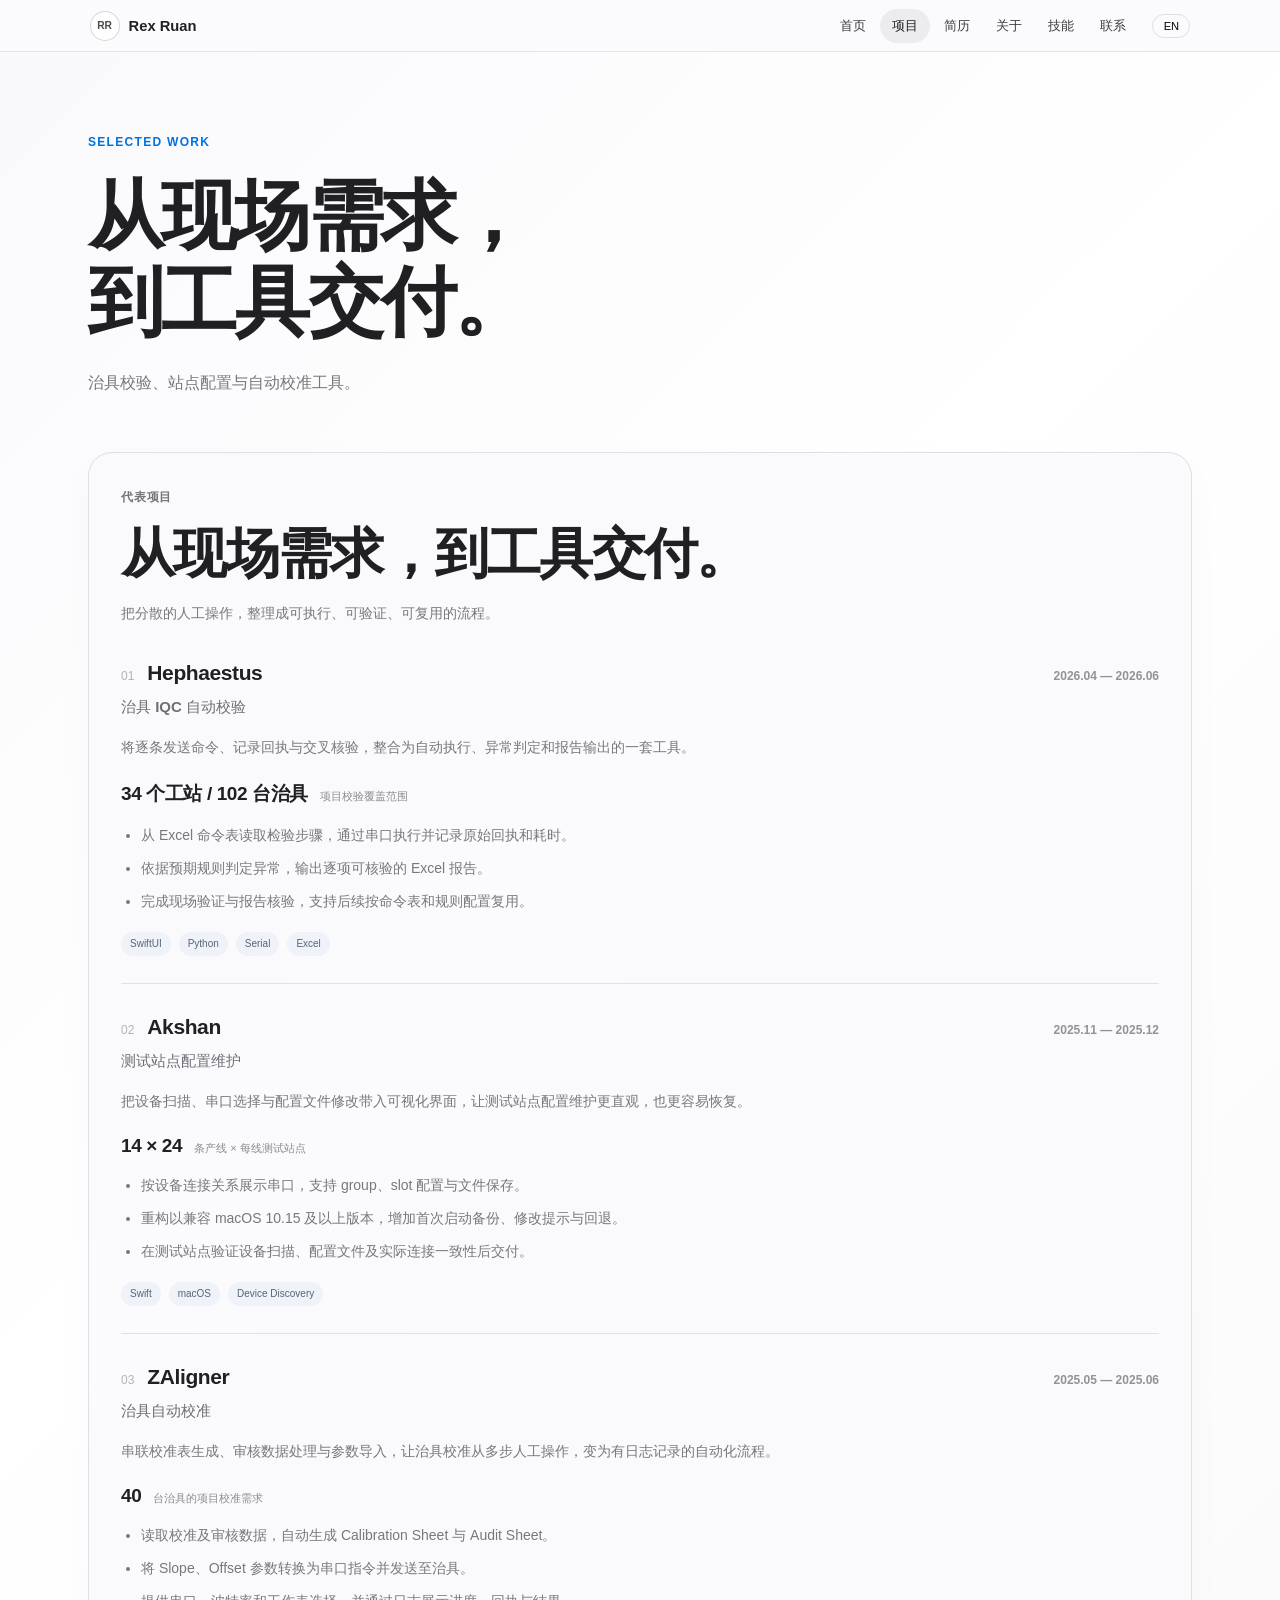
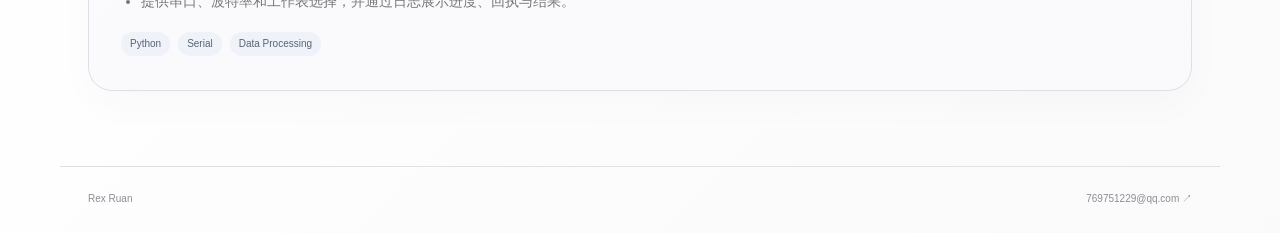
<file: work.html>
<!doctype html><html lang="zh-CN"><head><meta charset="utf-8"><meta name="viewport" content="width=device-width,initial-scale=1"><meta name="description" content="Rex Ruan — Work"><title>Work | Rex Ruan</title><link rel="icon" href="assets/favicon.svg" type="image/svg+xml"><link rel="stylesheet" href="style.css"><link rel="stylesheet" href="pages.css"><link rel="stylesheet" href="navigation.css"><script src="navigation.js" defer></script><script src="app.js" defer></script></head><body data-title-zh="项目" data-title-en="Work"><a class="skip-link" href="#main" data-zh="跳到正文" data-en="Skip to content">跳到正文</a><header class="site-header"></header><main class="page subpage" id="main"><div class="subpage-intro"><p class="eyebrow">SELECTED WORK</p><h1 data-zh="从现场需求，&lt;br&gt;到工具交付。" data-en="From engineering needs&lt;br&gt;to practical tools.">从现场需求，<br>到工具交付。</h1><p class="subpage-description" data-zh="治具校验、站点配置与自动校准工具。" data-en="Fixture validation, station configuration, and automated calibration.">治具校验、站点配置与自动校准工具。</p></div><section class="panel" id="projects" aria-labelledby="projects-title"><div class="section-intro"><p class="eyebrow" data-zh="代表项目" data-en="SELECTED WORK">代表项目</p><h2 id="projects-title" data-zh="从现场需求，到工具交付。" data-en="Tools built for the floor.">从现场需求，到工具交付。</h2><p class="section-description" data-zh="把分散的人工操作，整理成可执行、可验证、可复用的流程。" data-en="Turning fragmented manual tasks into repeatable, verifiable workflows.">把分散的人工操作，整理成可执行、可验证、可复用的流程。</p></div><div id="project-list"></div></section></main><footer class="page subpage-footer"><span>Rex Ruan</span><a href="mailto:769751229@qq.com">769751229@qq.com ↗</a></footer></body></html>
</file>
<file: home.css>
:root{color-scheme:light;--ink:#1d1d1f;--muted:#6e6e73;--subtle:#86868b;--line:#d2d2d7;--soft:#f5f5f7;--blue:#0071e3;font-family:-apple-system,BlinkMacSystemFont,"SF Pro Text","SF Pro Display","Helvetica Neue",Arial,"PingFang SC",sans-serif}*{box-sizing:border-box}html{scroll-behavior:smooth;scroll-padding-top:76px}body{margin:0;color:var(--ink);background:#fff;line-height:1.5;-webkit-font-smoothing:antialiased}a{color:inherit;text-decoration:none}button{font:inherit;cursor:pointer}h1,h2,h3,p{margin:0}a:focus-visible,button:focus-visible{outline:2px solid var(--blue);outline-offset:5px}.site-header{position:sticky;top:0;z-index:30;display:flex;align-items:center;justify-content:space-between;min-height:52px;padding:0 max(22px,7vw);border-bottom:1px solid #d2d2d78c;background:#fbfbfdc7;backdrop-filter:saturate(180%) blur(20px)}.brand{display:inline-flex;align-items:center;gap:9px;font-size:.92rem;font-weight:700;white-space:nowrap}.monogram{display:inline-grid;place-items:center;width:30px;height:30px;border:1px solid #d2d2d7e6;border-radius:50%;color:#4a4a4f;background:#ffffffd1;font-size:.64rem;font-weight:750}.nav-tools{display:flex;align-items:center;gap:14px}nav{display:flex;gap:2px;align-items:center}nav a{display:inline-flex;align-items:center;min-height:34px;padding:0 12px;border-radius:999px;color:#3d3d42;font-size:.82rem;font-weight:500}nav a:hover,nav a.active{background:#0000000f}.language{border:1px solid #d2d2d7b0;border-radius:99px;background:transparent;font-size:.7rem;padding:5px 10px;min-width:38px}.nav-toggle{display:none;border:0;background:none;width:38px;height:36px}.nav-toggle span{display:block;width:17px;height:1.5px;margin:5px auto;background:var(--ink)}.hero,.section{padding-right:max(22px,7vw);padding-left:max(22px,7vw)}.hero{position:relative;display:grid;place-items:center;min-height:620px;padding-top:48px;padding-bottom:52px;background:#fbfbfd}.hero:after{content:"";position:absolute;left:7vw;right:7vw;bottom:36px;height:1px;background:linear-gradient(90deg,transparent,#d2d2d7b8,transparent);opacity:.78;pointer-events:none}.hero-copy{display:grid;justify-items:center;width:min(100%,1080px);text-align:center;z-index:1}.eyebrow{margin:0 0 14px;color:var(--blue);font-size:.78rem;font-weight:700}.hero h1{max-width:1040px;color:#2d2d2f;font-size:clamp(3.6rem,6.5vw,7rem);font-weight:650;line-height:.98;letter-spacing:0;text-wrap:balance}.hero-story{display:grid;max-width:820px;gap:15px;margin-top:34px}.hero-story p{max-width:820px;color:var(--muted);font-size:clamp(1rem,1.25vw,1.14rem);line-height:1.58}.hero-story .hero-lead{color:#48484b;font-size:clamp(1.22rem,1.8vw,1.62rem);font-weight:580;line-height:1.42}.hero-actions{display:flex;flex-wrap:wrap;justify-content:center;gap:12px;margin-top:22px}.button{display:inline-flex;align-items:center;justify-content:center;min-height:44px;padding:0 20px;border:1px solid var(--line);border-radius:999px;font-size:.98rem;font-weight:600;transition:transform 160ms,background 160ms}.button:hover{transform:translateY(-1px)}.primary{color:#fff;border-color:var(--blue);background:var(--blue)}.primary:hover{background:#005bb5}.secondary{color:var(--blue);border-color:#0071e347;background:#0071e314}.visual-band{padding:24px max(22px,7vw) 70px;background:var(--soft)}.visual-band img{display:block;width:100%;height:auto;aspect-ratio:21/9;max-height:680px;border-radius:8px;object-fit:cover;box-shadow:0 24px 70px #0000001a}.image-caption{display:block;text-align:right;font-size:10px;color:#909095;margin-top:12px}.section{padding-top:104px;padding-bottom:104px}.career{display:grid;grid-template-columns:minmax(440px,1.12fr) minmax(390px,.88fr);gap:clamp(48px,5.5vw,80px);align-items:start}.career h2{max-width:680px;font-size:clamp(2.5rem,4vw,4rem)}h2{font-size:clamp(2rem,4.6vw,4.4rem);font-weight:700;line-height:1.03;letter-spacing:0}.career-copy{display:grid;gap:24px;align-self:center}.career-copy p{color:#5f5f64;font-size:clamp(1.04rem,1.38vw,1.24rem);line-height:1.62}.soft{background:var(--soft)}.section-heading{display:grid;gap:14px;max-width:900px;margin-bottom:34px}.section-heading .eyebrow{margin:0}.metric-grid,.work-grid{display:grid;grid-template-columns:repeat(3,minmax(0,1fr));gap:18px}.metric{min-height:330px;padding:32px;border-radius:8px;background:#ffffffe0}.metric strong{display:block;font-size:clamp(3rem,5vw,5.25rem);font-weight:650;line-height:1;overflow-wrap:anywhere}.metric h3{max-width:250px;margin-top:20px;font-size:1.18rem;line-height:1.2}.metric p{margin-top:10px;color:var(--muted);font-size:.95rem;font-weight:500;line-height:1.5}.capability-band{display:grid;grid-template-columns:minmax(150px,.25fr) minmax(0,1fr);gap:28px;align-items:start;margin-top:42px;padding-top:28px;border-top:1px solid #86868b59}.capability-label{color:var(--subtle);font-size:.78rem;font-weight:700}.capability-list{display:flex;flex-wrap:wrap;gap:10px 24px}.capability-list span{color:#3d3d42;font-size:clamp(.98rem,1.35vw,1.18rem);font-weight:620}.capability-list span:not(:last-child):after{content:'·';margin-left:24px;color:#a1a1a6}.work-card{display:grid;grid-template-rows:auto auto auto 1fr auto auto;gap:14px;min-height:470px;padding:30px;border:1px solid #d2d2d7c7;border-radius:8px;overflow:hidden;transition:transform 220ms,box-shadow 220ms}.work-card:hover{transform:translateY(-3px);box-shadow:0 26px 70px #00000012}.work-symbol{display:grid;min-height:150px;align-content:end;margin:-30px -30px 12px;padding:30px;background:#f2f6fb}.work-symbol strong{color:#2f5f94;font-size:clamp(2.1rem,3.1vw,3.4rem);font-weight:650;line-height:.98;overflow-wrap:anywhere}.work-symbol>span{margin-top:12px;color:#5c7087;font-size:.76rem;font-weight:650}.work-symbol.green{background:#eef6f4}.green strong{color:#39766f}.work-symbol.purple{background:#f3f1f8}.purple strong{color:#71649b}time{color:#86868b;font-size:.72rem;font-weight:600}h3{font-size:1.35rem;line-height:1.2}.work-card p{color:var(--muted);font-size:1rem;line-height:1.6}.tags{display:flex;gap:8px;flex-wrap:wrap}.tags span{display:inline-flex;align-items:center;padding:5px 10px;border-radius:99px;background:#f5f5f7;font-size:.73rem;color:#424245}.project-link{font-size:.8rem;color:var(--blue);padding-top:4px}footer{display:flex;align-items:center;justify-content:space-between;gap:25px;padding:28px max(22px,7vw);border-top:1px solid #d2d2d78c;background:#f5f5f7;color:var(--muted);font-size:.8rem}footer strong{color:#424245;font-weight:600;margin-right:18px}footer a:hover{color:var(--blue)}.skip{position:fixed;top:-100px;left:16px;padding:10px;background:var(--ink);color:#fff;z-index:50}.skip:focus{top:10px}html[lang=zh-CN] .hero h1{line-height:1.12}html[lang=zh-CN] h2{line-height:1.2}
@media(max-width:1000px){.career{grid-template-columns:1fr 1fr;gap:40px}.hero{min-height:620px}.metric{padding:25px}.work-card{padding:24px}.work-symbol{margin:-24px -24px 12px;padding:24px}.metric strong{font-size:48px}.nav-tools{gap:7px}nav a{padding:0 8px}.work-symbol strong{font-size:2.1rem}}
@media(max-width:760px){.site-header{min-height:56px}.nav-toggle{display:block}.nav-tools{gap:10px}nav{display:none;position:absolute;top:55px;left:0;right:0;padding:12px 22px 18px;background:#fbfbfdf7;border-bottom:1px solid #d2d2d78c;box-shadow:0 12px 22px #00000006}nav.open{display:grid;grid-template-columns:repeat(2,1fr);gap:5px}nav a{padding:0 12px;justify-content:center;min-height:38px}.hero{padding-top:68px;padding-bottom:55px;min-height:0}.hero h1{font-size:clamp(3.1rem,8vw,4.3rem);line-height:1.03}.hero .eyebrow{max-width:440px;font-size:.72rem}.hero-story{margin-top:28px;gap:16px}.hero-story p{font-size:1rem;line-height:1.55}.hero-story .hero-lead{font-size:1.17rem;line-height:1.45}.hero:after{bottom:20px}.hero-actions{margin-top:26px}.visual-band{padding-top:22px;padding-bottom:35px}.visual-band img{aspect-ratio:16/10}.section{padding-top:65px;padding-bottom:65px}.career{grid-template-columns:1fr;gap:32px}.career h2{font-size:2.5rem}.career-copy p{font-size:1.04rem}.metric-grid,.work-grid{grid-template-columns:1fr;gap:18px}.metric{min-height:0;padding:28px}.metric strong{font-size:3.5rem}.metric h3{margin-top:18px;max-width:none}.metric p{font-size:1rem}.capability-band{grid-template-columns:1fr;gap:18px}.capability-list{gap:10px 16px}.capability-list span:not(:last-child):after{margin-left:16px}.section-heading h2{font-size:2.5rem}.work-card{min-height:0;padding:28px}.work-symbol{margin:-28px -28px 10px;padding:28px;min-height:150px}.work-symbol strong{font-size:3rem}footer{align-items:flex-start;flex-direction:column;gap:13px}footer>div{display:grid;gap:6px}}
@media(max-width:400px){.hero h1{font-size:2.9rem}.hero-story br{display:none}.hero-story .hero-lead br{display:initial}.hero{padding-top:55px}.hero .eyebrow{font-size:.68rem}.section-heading h2,.career h2{font-size:2.15rem}}
@media(prefers-reduced-motion:reduce){html{scroll-behavior:auto}*{transition:none!important}}

.hero .eyebrow{text-transform:uppercase}

/* Chinese heading: keep phrases intact at desktop widths. */
html[lang="zh-CN"] .section-heading .career-signal-title{font-size:clamp(30px,3.6vw,48px);line-height:1.25;letter-spacing:0;text-wrap:balance;line-break:strict;overflow-wrap:normal}

/* Featured experience cards share aligned headers and flexible descriptions. */
.work-card{grid-template-rows:auto auto auto 1fr auto}.work-symbol{min-height:190px;align-content:center}.work-card .feature-period{color:#86868b;font-size:.72rem;font-weight:600;line-height:1.6}.work-card h3{line-height:1.3}.work-card .tags{align-self:end}.work-card .tags span{font-weight:600}
</file>
<file: navigation.css>
.site-header{position:sticky;top:0;z-index:30;display:flex;align-items:center;justify-content:space-between;min-height:52px;height:auto;padding:0 max(22px,7vw);border-bottom:1px solid #d2d2d78c;background:#fbfbfded;backdrop-filter:saturate(180%) blur(20px)}.site-header .brand{display:inline-flex;align-items:center;gap:9px;margin:0;font-size:.92rem;font-weight:700;white-space:nowrap}.site-header .monogram{display:inline-grid;place-items:center;width:30px;height:30px;border:1px solid #d2d2d7e6;border-radius:50%;color:#4a4a4f;background:#ffffffd1;font-size:.64rem;font-weight:750}.site-header .nav-tools{display:flex;align-items:center;gap:14px}.site-header nav{display:flex;align-items:center;gap:2px;position:static;padding:0;border:0;box-shadow:none;background:none}.site-header nav a{display:inline-flex;align-items:center;min-height:34px;padding:0 12px;border-radius:999px;color:#3d3d42;font-size:.82rem;font-weight:500}.site-header nav a.active,.site-header nav a:hover{background:#0000000f;color:#1d1d1f}.site-header .language{border:1px solid #d2d2d7b0;border-radius:99px;background:transparent;font-size:.7rem;padding:5px 10px;min-width:38px;cursor:pointer}.site-header .nav-toggle{display:none;border:0;background:none;width:38px;height:36px;cursor:pointer}.site-header .nav-toggle span{display:block;width:17px;height:1.5px;margin:5px auto;background:#1d1d1f}@media(max-width:1000px){.site-header .nav-tools{gap:7px}.site-header nav a{padding:0 8px}}@media(max-width:760px){.site-header{min-height:56px}.site-header .nav-toggle{display:block}.site-header .nav-tools{gap:10px}.site-header nav{display:none;position:absolute;top:55px;left:0;right:0;padding:12px 22px 18px;background:#fbfbfdf7;border-bottom:1px solid #d2d2d78c;box-shadow:0 12px 22px #00000006}.site-header nav.open{display:grid;grid-template-columns:repeat(2,1fr);gap:5px}.site-header nav a{padding:0 12px;justify-content:center;min-height:38px}}@media print{.site-header{display:none!important}}
</file>
<file: style.css>
:root{color-scheme:light;--bg:#fafafb;--text:#202022;--muted:#77777d;--line:#e1e1e5;--tag:#eff2f8}*{box-sizing:border-box}html{scroll-behavior:smooth;scroll-padding-top:88px}body{margin:0;color:var(--text);background:linear-gradient(135deg,#f9f9fc,#fff 45%,#fafafb);font-family:-apple-system,BlinkMacSystemFont,"Helvetica Neue",Arial,"PingFang SC","Microsoft YaHei",sans-serif;-webkit-font-smoothing:antialiased}a{color:inherit;text-decoration:none}button{font:inherit;cursor:pointer}a:focus-visible,button:focus-visible{outline:2px solid #4f6794;outline-offset:5px}a:hover{color:#566788}.site-header{position:sticky;top:0;z-index:20;background:#fafafbdf;backdrop-filter:blur(16px);border-bottom:1px solid var(--line)}.nav-inner{max-width:1160px;margin:auto;padding:0 28px;height:64px;display:flex;align-items:center;gap:25px}.brand{font-size:15px;font-weight:650;display:flex;gap:10px;align-items:center;margin-right:auto;white-space:nowrap}.brand-mark{width:32px;height:32px;border-radius:50%;border:1px solid #dadade;display:grid;place-items:center;font-size:10px;color:#626269}nav{display:flex;align-items:center;gap:5px}nav a{font-size:13px;padding:9px 14px;border-radius:22px}nav a.active{background:#ebebee}.language{font-size:11px;background:transparent;border:1px solid #d8d8de;padding:7px 11px;border-radius:20px;min-width:44px}.language:hover{background:#ededf0}.page{max-width:1160px;margin:0 auto;padding:0 28px}.hero{padding:92px 0 70px}.eyebrow{font-size:12px;line-height:1.7;letter-spacing:1.3px;color:#73737b;font-weight:650;margin:0 0 21px}h1,h2,h3,p{margin:0}h1{font-size:clamp(48px,6.8vw,84px);line-height:1.15;letter-spacing:-4px;font-weight:720;max-width:1020px}html[lang=en] h1{line-height:1.03;letter-spacing:-4.8px;font-size:clamp(48px,6.9vw,88px)}.hero-summary{max-width:900px;margin-top:40px;color:var(--muted);font-size:16px;line-height:1.85}.hero-summary p+p{margin-top:10px}.hero-bottom{margin-top:21px;padding-top:20px;border-top:1px solid var(--line);display:flex;align-items:center;justify-content:space-between;gap:18px}.tags{display:flex;flex-wrap:wrap;gap:8px}.tags span{display:inline-block;background:var(--tag);color:#586477;padding:6px 10px;font-size:11px;line-height:1.4;font-weight:550;border-radius:20px}.print-button{flex-shrink:0;background:transparent;color:#77777d;font-size:11px;padding:8px 0;border:0}.print-button:hover{color:#202022}.panel{border:1px solid #dedee3;border-radius:24px;padding:34px 32px;margin-bottom:25px;background:#fafafcbd;box-shadow:0 14px 40px #24243d06;scroll-margin-top:90px}.section-intro{margin-bottom:30px}.section-intro .eyebrow{margin-bottom:14px;letter-spacing:.8px}h2{font-size:clamp(30px,4.3vw,54px);line-height:1.16;letter-spacing:-1.7px;font-weight:680}.section-description{margin-top:17px;color:var(--muted);font-size:14px;line-height:1.8}.experience-entry{padding:0 0 31px}.experience-entry+.experience-entry{padding-top:31px;border-top:1px solid var(--line)}.experience-entry:last-child{padding-bottom:0}.entry-heading{display:flex;align-items:baseline;justify-content:space-between;gap:26px}h3{font-size:21px;font-weight:650;line-height:1.5;letter-spacing:-.4px}time{font-size:12px;font-weight:600;color:#929299;white-space:nowrap}.company{font-size:15px;font-weight:600;color:#797980;margin-top:3px;line-height:1.8}.detail-label{font-size:10px;font-weight:650;letter-spacing:1.7px;color:#8a8a92;line-height:1.7;margin:23px 0 9px}.scope-list{display:grid;grid-template-columns:1fr 1fr;gap:8px 28px;padding:0;list-style:none}.scope-list li{position:relative;padding-left:13px}.scope-list li:before{content:'•';position:absolute;left:0;color:#a4a4ab}ul,ol{margin:0;padding-left:20px}.scope-list li,.responsibilities li,.project-entry li,.body-copy{font-size:14px;color:var(--muted);line-height:1.85}.responsibilities li+li,.project-entry li+li{margin-top:7px}.project-entry{padding:27px 0;border-top:1px solid var(--line)}.project-entry:first-child{padding-top:0;border-top:0}.project-entry:last-child{padding-bottom:0}.project-title{display:flex;gap:13px;align-items:baseline;flex-wrap:wrap}.project-title .index{color:#b2b2bb;font-size:12px;font-variant-numeric:tabular-nums}.project-subtitle{font-size:15px;color:#6e6e77;font-weight:550;line-height:1.8;margin-top:5px}.project-description{font-size:14px;line-height:1.85;color:var(--muted);margin:15px 0 16px;max-width:880px}.project-entry .tags{margin-top:17px}.project-entry .tags span{font-size:10px;padding:5px 9px;font-weight:450}.project-metric{display:flex;align-items:baseline;gap:12px;margin:20px 0 16px}.project-metric strong{font-size:19px;letter-spacing:-.4px;font-weight:600}.project-metric span{font-size:11px;color:#8a8a93}.bottom-grid{display:grid;grid-template-columns:.8fr 1.2fr;gap:25px}.bottom-grid .panel{min-width:0}.bottom-grid h2{font-size:34px;letter-spacing:-1px}.bottom-grid h3{font-size:19px}.body-copy{margin-top:10px}.education-foot{display:flex;justify-content:space-between;color:#a2a2aa;letter-spacing:1.5px;font-size:9px;margin-top:70px;border-top:1px solid var(--line);padding-top:20px}.skills{margin:0}.skills>div+div{margin-top:18px}dt{font-size:10px;color:#92929a;letter-spacing:.7px;margin-bottom:5px}dd{margin:0;color:var(--muted);font-size:13px;line-height:1.9}.contact{padding:45px 0 61px;display:flex;align-items:center;justify-content:space-between;gap:30px}.contact .eyebrow{margin-bottom:13px}.contact h2{font-size:34px;letter-spacing:-1px}.email{font-size:20px;letter-spacing:-.4px;white-space:nowrap;border-bottom:1px solid #bcbcc4;padding:12px 0}.email span{margin-left:25px;font-size:22px}footer.page{display:flex;justify-content:space-between;gap:20px;border-top:1px solid var(--line);padding-top:23px;padding-bottom:25px;font-size:10px;color:#8c8c95;line-height:1.8}.skip-link{position:fixed;top:-100px;left:15px;z-index:50;background:#202022;color:#fff;padding:10px}.skip-link:focus{top:10px}
@media(max-width:800px){.hero{padding-top:65px;padding-bottom:50px}.hero-summary{font-size:15px}.panel{padding:28px 25px}.bottom-grid{grid-template-columns:1fr;gap:0}.contact{align-items:flex-start;flex-direction:column;gap:20px}.entry-heading{align-items:flex-start;gap:16px}h3{font-size:19px}.scope-list{grid-template-columns:1fr}.hero-bottom{align-items:flex-start}.education-foot{margin-top:35px}.nav-inner{gap:13px}nav a{padding:8px 10px}h1{letter-spacing:-2.5px}html[lang=en] h1{letter-spacing:-3px}}
@media(max-width:520px){.page{padding:0 20px}.nav-inner{padding:0 20px;height:62px;gap:12px}.brand{font-size:13px;gap:7px}.brand-mark{width:28px;height:28px;font-size:9px}nav{gap:1px}nav a{font-size:11px;padding:7px 8px}nav .home-nav{display:none}.language{padding:6px 8px;font-size:10px;min-width:36px}.hero{padding:49px 0 38px}.eyebrow{font-size:10px;margin-bottom:20px}h1{font-size:43px;letter-spacing:-2.3px;line-height:1.23}html[lang=en] h1{font-size:46px;letter-spacing:-2.6px;line-height:1.06}.hero-summary{font-size:14px;line-height:1.9;margin-top:27px}.hero-bottom{flex-direction:column;gap:10px;margin-top:19px;padding-top:18px}.tags{gap:6px}.tags span{font-size:10px;padding:5px 8px}.print-button{font-size:10px}.panel{padding:25px 20px;border-radius:20px;margin-bottom:20px}.section-intro{margin-bottom:25px}.section-intro .eyebrow{font-size:10px;margin-bottom:10px}h2{font-size:32px;letter-spacing:-1px}.entry-heading{display:block}.entry-heading time{display:block;margin-top:8px;font-size:11px}.company{font-size:13px}.detail-label{margin-top:20px}.scope-list li,.responsibilities li,.project-entry li,.body-copy{font-size:13px}.experience-entry{padding-bottom:25px}.experience-entry+.experience-entry{padding-top:25px}h3{font-size:18px}.section-description{font-size:13px}.project-title{gap:9px}.project-subtitle{font-size:14px}.project-description{font-size:13px}.project-metric{flex-wrap:wrap;gap:6px 12px}.project-metric strong{font-size:17px}.project-metric span{font-size:10px}.bottom-grid h2{font-size:30px}.contact{padding:28px 0 40px}.contact h2{font-size:28px}.email{font-size:20px}.email span{margin-left:18px}footer.page{padding-top:20px;padding-bottom:22px;flex-wrap:wrap;font-size:9px;gap:10px}footer>span:nth-child(2){display:none}}
@media(prefers-reduced-motion:reduce){html{scroll-behavior:auto}}
@media print{@page{size:A4;margin:15mm}body{background:#fff;color:#111;font-size:10pt}.site-header,.skip-link,.print-button,footer.page{display:none}.page{max-width:none;padding:0}.hero{padding:0 0 20px}.eyebrow{font-size:8pt!important;margin-bottom:8px!important}h1,html[lang=en] h1{font-size:30pt;line-height:1.1;letter-spacing:-1px}h1 br{display:none}h1 br:after{content:' '}.hero-summary{font-size:10pt;line-height:1.65;margin-top:15px}.hero-bottom{margin-top:12px;padding-top:10px}.tags span{font-size:8pt}.panel{background:#fff;border-radius:0;box-shadow:none;border-width:1px 0 0;padding:18px 0;margin:0 0 15px;break-inside:auto}.section-intro{margin-bottom:15px}h2,.bottom-grid h2{font-size:20pt;letter-spacing:-.4px}h3{font-size:12pt}.company,time{font-size:9pt}.scope-list li,.responsibilities li,.project-entry li,.project-description,.body-copy,dd{font-size:9pt;line-height:1.6}.experience-entry,.project-entry{break-inside:avoid}.experience-entry{padding-bottom:15px}.experience-entry+.experience-entry{padding-top:15px}.detail-label{font-size:7pt;margin:12px 0 5px}.project-description{margin:8px 0}.project-metric{margin:10px 0}.project-metric strong{font-size:11pt}.project-entry .tags{margin-top:10px}.bottom-grid{gap:24px;grid-template-columns:.8fr 1.2fr}.bottom-grid .panel{break-inside:avoid}.education-foot{display:none}.skills>div+div{margin-top:10px}.contact{padding:15px 0 0;break-inside:avoid}.contact h2{font-size:16pt}.email{font-size:11pt;border:0}.email span{display:none}}
</file>
<file: pages.css>
.subpage{min-height:calc(100vh - 145px);padding-bottom:50px}.subpage-intro{padding:80px 0 55px}.subpage-intro h1{font-size:clamp(42px,6vw,76px);line-height:1.12;letter-spacing:-2.8px;margin:0}.subpage-description{max-width:760px;margin-top:25px;color:#77777d;line-height:1.8;font-size:16px}.subpage-intro .eyebrow{color:#0071e3}.subpage .career{display:grid;grid-template-columns:1fr 1.2fr;gap:60px;padding:25px 0 65px}.subpage .career h2{font-size:36px}.subpage .career-copy{display:grid;gap:23px}.subpage .career-copy p{font-size:16px;line-height:1.85;color:#6e6e73}.subpage #skills{max-width:850px}.contact-panel{padding:40px}.contact-address{font-size:clamp(22px,4vw,42px);letter-spacing:-1px}.contact-address:hover{color:#0071e3}.subpage-footer{display:flex;align-items:center;justify-content:space-between;padding:23px 28px;border-top:1px solid #e1e1e5;color:#77777d;font-size:12px}@media(max-width:760px){.subpage-intro{padding-top:55px;padding-bottom:35px}.subpage-intro h1{font-size:43px;letter-spacing:-1.8px}.subpage-description{font-size:14px}.subpage .career{grid-template-columns:1fr;gap:28px}.subpage .career h2{font-size:30px}.subpage .career-copy p{font-size:14px}.contact-panel{padding:28px 20px}.contact-address{letter-spacing:-.5px}}
</file>
<file: contact.css>
.contact-page{background:radial-gradient(ellipse at 86% 25%,#eef3fc80 0,transparent 43%),#fafafb}.contact-main{display:flex;align-items:center;min-height:calc(100svh - 120px);padding-top:72px;padding-bottom:72px}.contact-layout{display:grid;grid-template-columns:1.12fr 1fr;align-items:center;gap:clamp(45px,6vw,95px);width:100%}.contact-eyebrow{margin:0 0 25px;font-size:11px;color:#2760a9;font-weight:650;letter-spacing:1.7px}.contact-intro h1{margin:0;font-size:clamp(44px,4.7vw,64px);line-height:1.24;font-weight:650;letter-spacing:-2px}.contact-description{margin-top:25px;color:#797e87;font-size:15px;line-height:1.9}.contact-topics{display:flex;flex-wrap:wrap;gap:9px 17px;margin-top:34px;padding-top:21px;border-top:1px solid #dde1e8;max-width:370px}.contact-topics span{color:#8a919d;font-size:10px;letter-spacing:.4px}.contact-topics span+span:before{content:'·';margin-right:17px;color:#b9c0ca}.mail-card{position:relative;overflow:hidden;background:#ffffffeb;border:1px solid #dfe4ed;border-radius:22px;padding:31px 32px 17px;box-shadow:0 18px 65px #283e6810}.mail-card:before{position:absolute;content:'';height:3px;top:0;left:0;right:0;background:linear-gradient(90deg,#2f6bcb,#a7c4ef)}.mail-card-top{display:flex;align-items:center;gap:13px;margin-bottom:36px}.mail-icon{width:48px;height:48px;background:#edf3fc;color:#3f6ca6;border-radius:13px;display:grid;place-items:center}.mail-card-label{font-size:10px;letter-spacing:1.2px;font-weight:600;color:#8c96a5}.mail-arrow{margin-left:auto;font-size:23px;font-weight:350;color:#a1acbc}.mail-card h2{font-size:10px;font-weight:550;line-height:1.8;letter-spacing:1.5px;color:#939ba8;margin:0 0 8px}.mail-address{display:block;width:fit-content;max-width:100%;font-size:clamp(22px,2.2vw,28px);letter-spacing:-.7px;font-weight:500;line-height:1.5;color:#28303c;overflow-wrap:anywhere}.mail-address:hover{color:#2463b9}.mail-note{font-size:12px;color:#9097a2;line-height:1.8;margin-top:10px}.mail-actions{display:flex;align-items:center;gap:12px;margin-top:29px}.write-email,.copy-email{display:inline-flex;align-items:center;justify-content:center;gap:12px;border-radius:7px;font-size:12px;font-weight:500;min-height:42px;line-height:1.4;white-space:nowrap}.write-email{background:#2f65b5;color:white;padding:0 18px;border:1px solid #2f65b5}.write-email:hover{background:#245399;color:white}.write-email span+span{margin-left:10px;font-size:17px}.copy-email{padding:0 13px;color:#66758a;border:1px solid #dce3ec;background:#fff;cursor:pointer}.copy-email:hover{background:#f5f8fc;color:#2f65b5}.copy-status{min-height:20px;margin:10px 0 0;font-size:10px;line-height:1.8;color:#4b7b61}.contact-footer{display:flex;justify-content:space-between;gap:20px;border-top:1px solid #dfe3e9;padding-top:20px;padding-bottom:20px;font-size:10px;color:#9aa0aa}.contact-footer span+span{font-size:9px;letter-spacing:.5px}@media(max-width:850px){.contact-main{padding-top:60px;padding-bottom:55px}.contact-layout{gap:38px;grid-template-columns:1fr}.contact-intro h1{font-size:48px}.contact-description{font-size:14px}.contact-eyebrow{margin-bottom:20px}.contact-topics{margin-top:23px}.mail-card{max-width:550px;width:100%}.mail-address{font-size:28px}.mail-card-top{margin-bottom:25px}}@media(max-width:420px){.contact-main{padding-top:43px;padding-bottom:40px}.contact-intro h1{font-size:40px;letter-spacing:-1.5px}.contact-description{font-size:13px}.mail-card{padding:26px 23px 14px;border-radius:18px}.mail-address{font-size:25px}.mail-actions{gap:9px}.write-email,.copy-email{font-size:11px;gap:9px}.write-email{padding:0 14px}.copy-email{padding:0 11px}.contact-footer span+span{font-size:8px;letter-spacing:0}}@media(prefers-reduced-motion:reduce){*{scroll-behavior:auto!important}}
</file>
